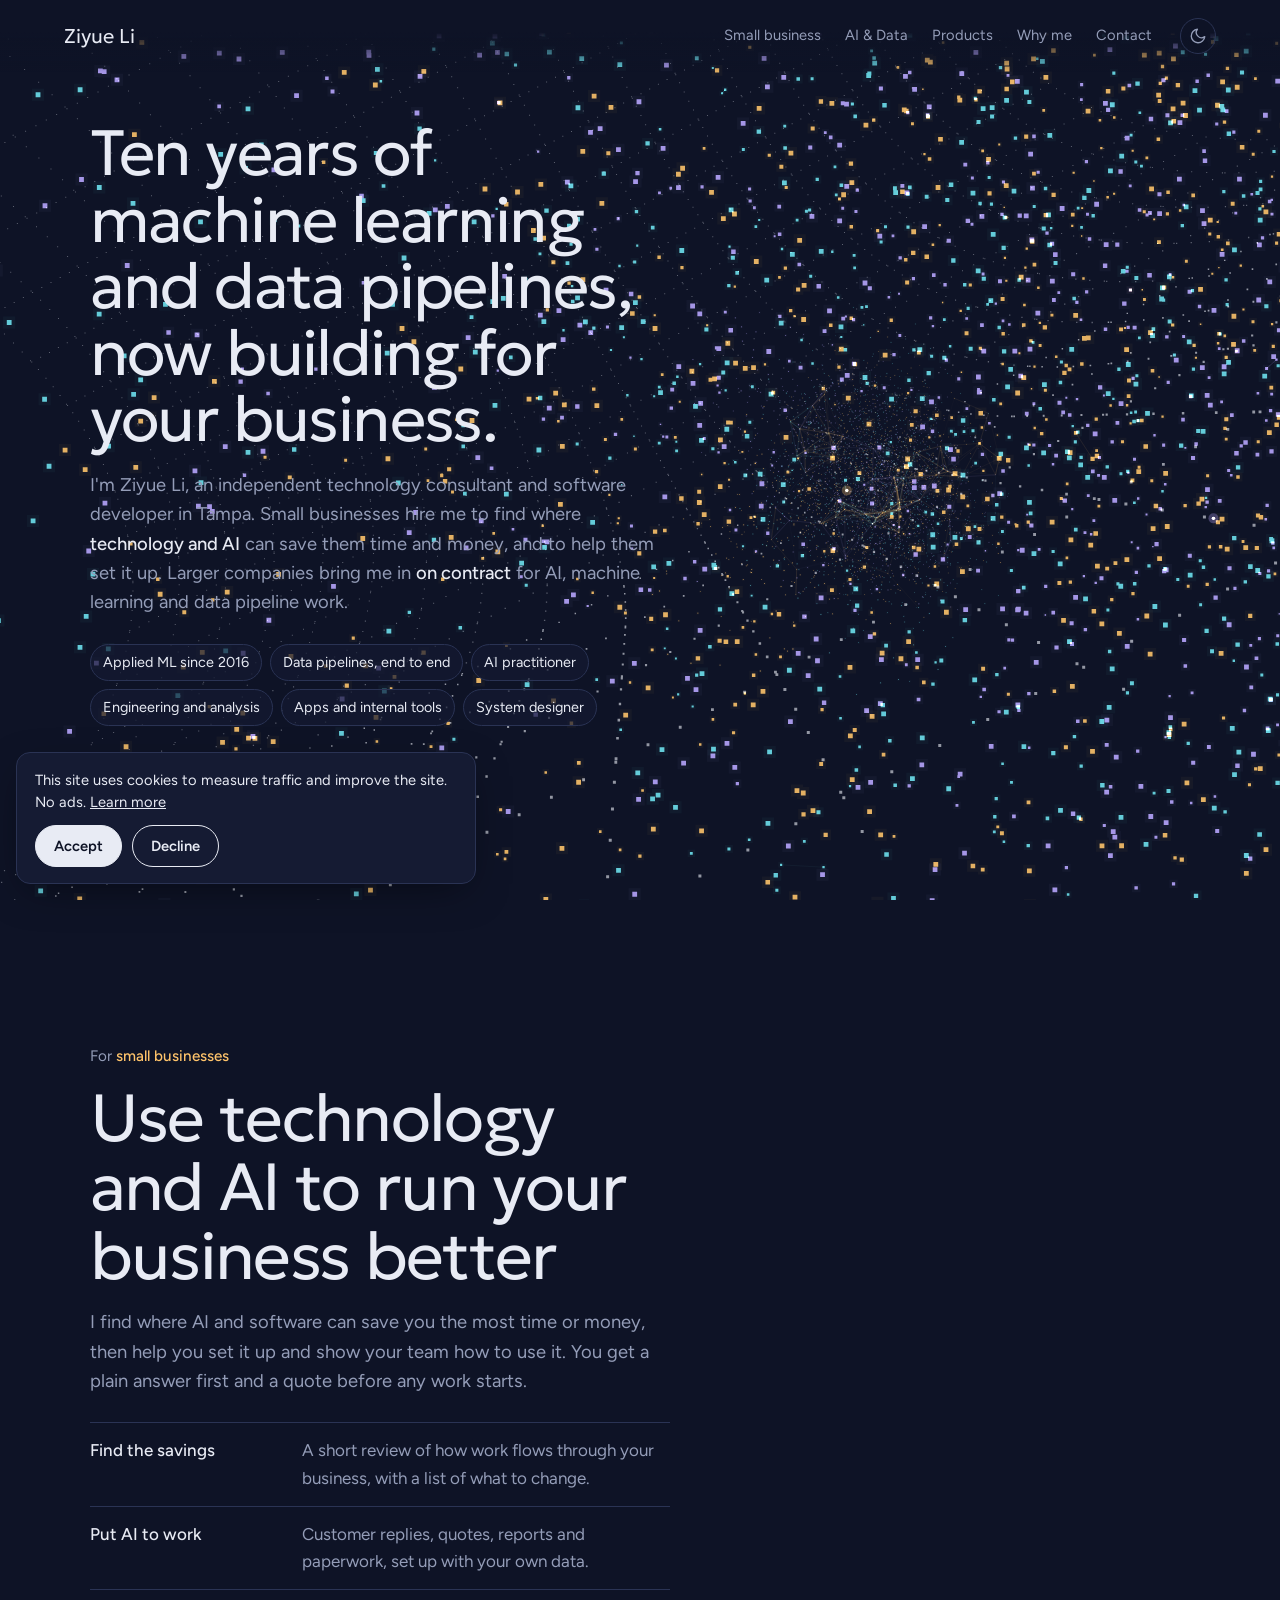
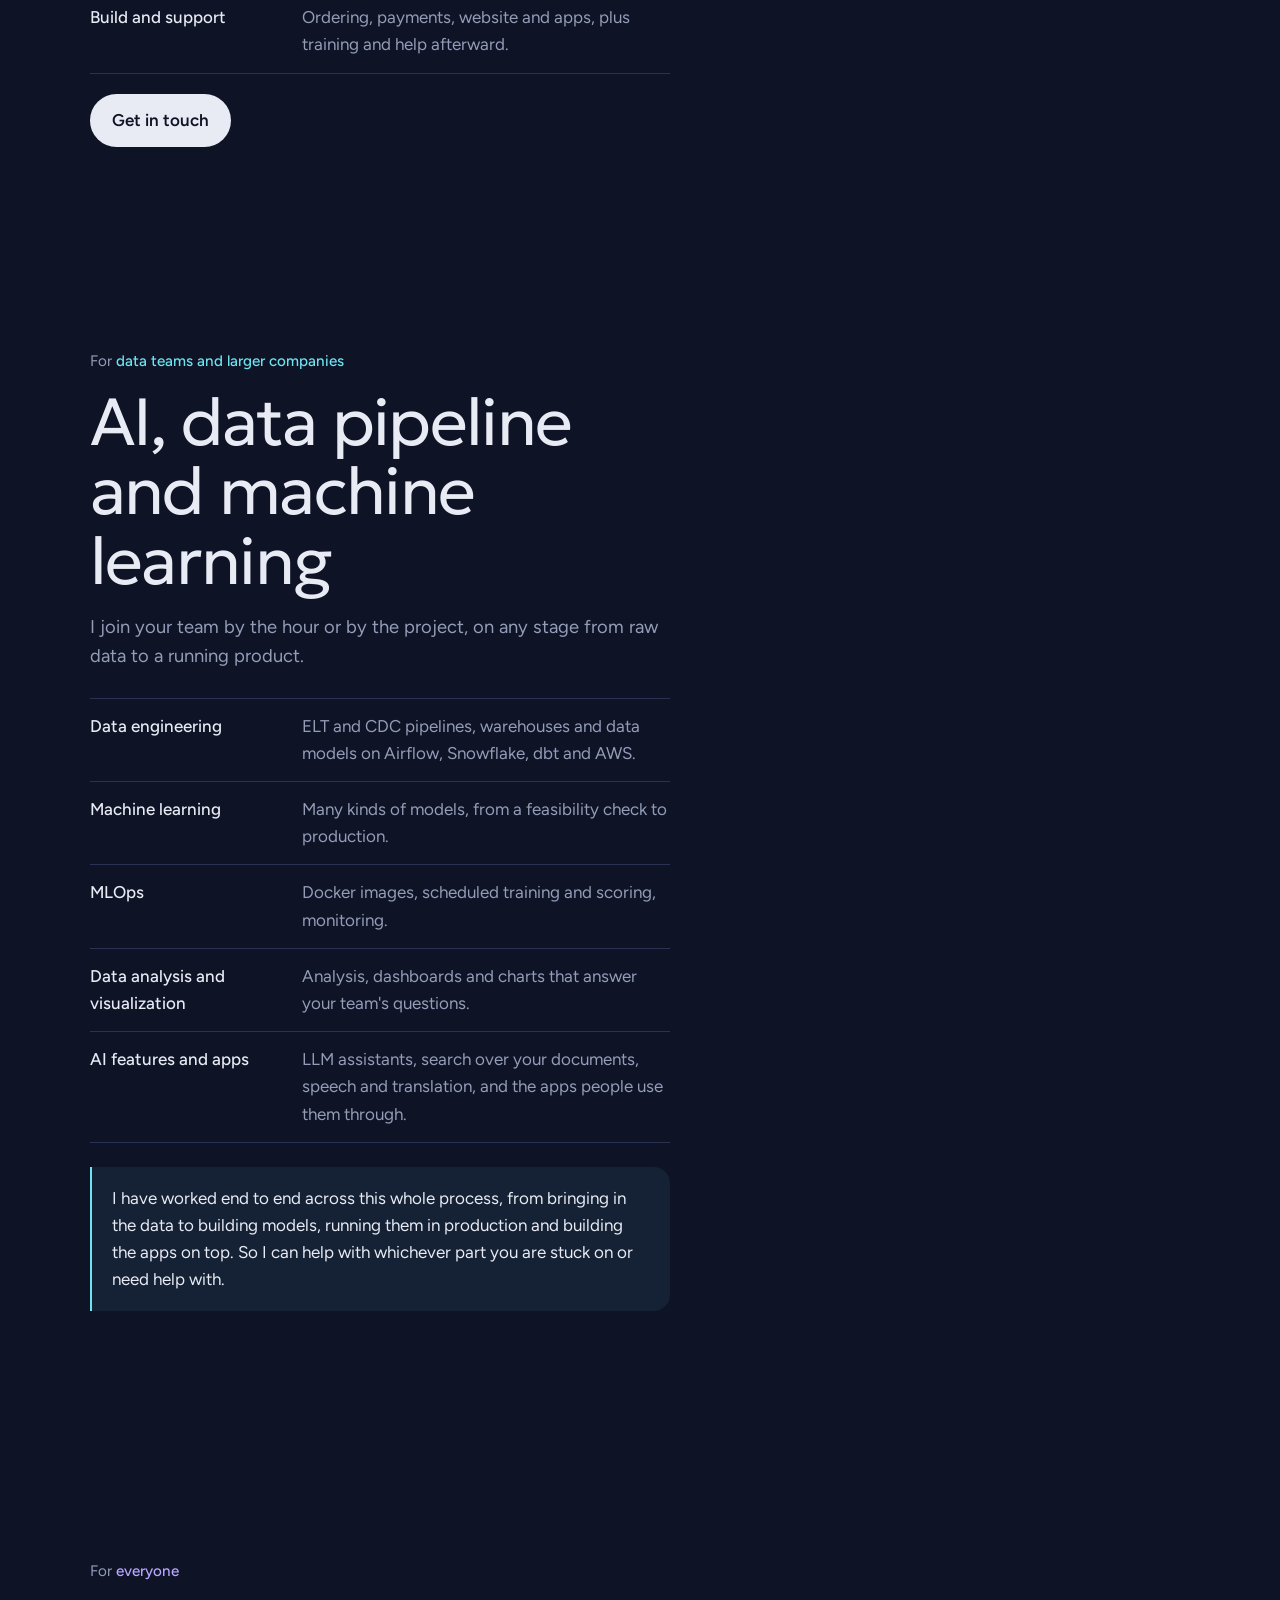
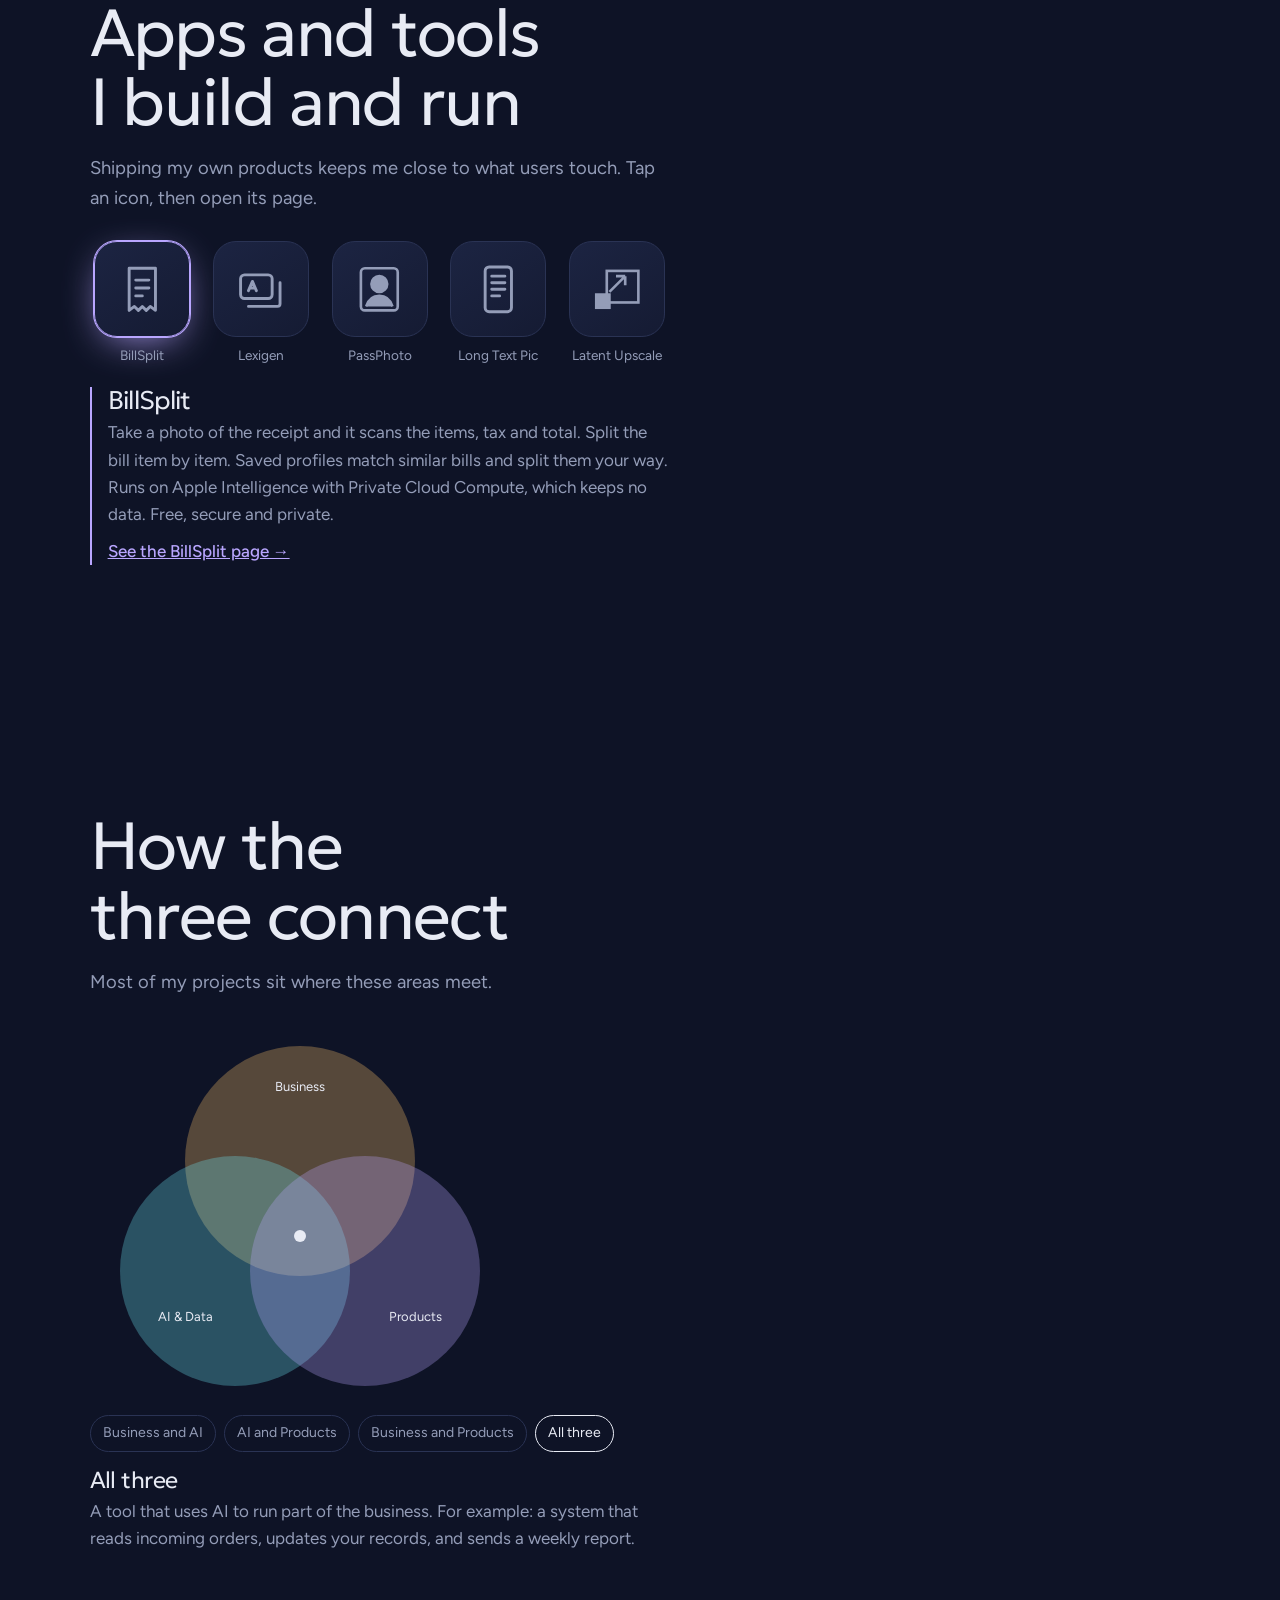
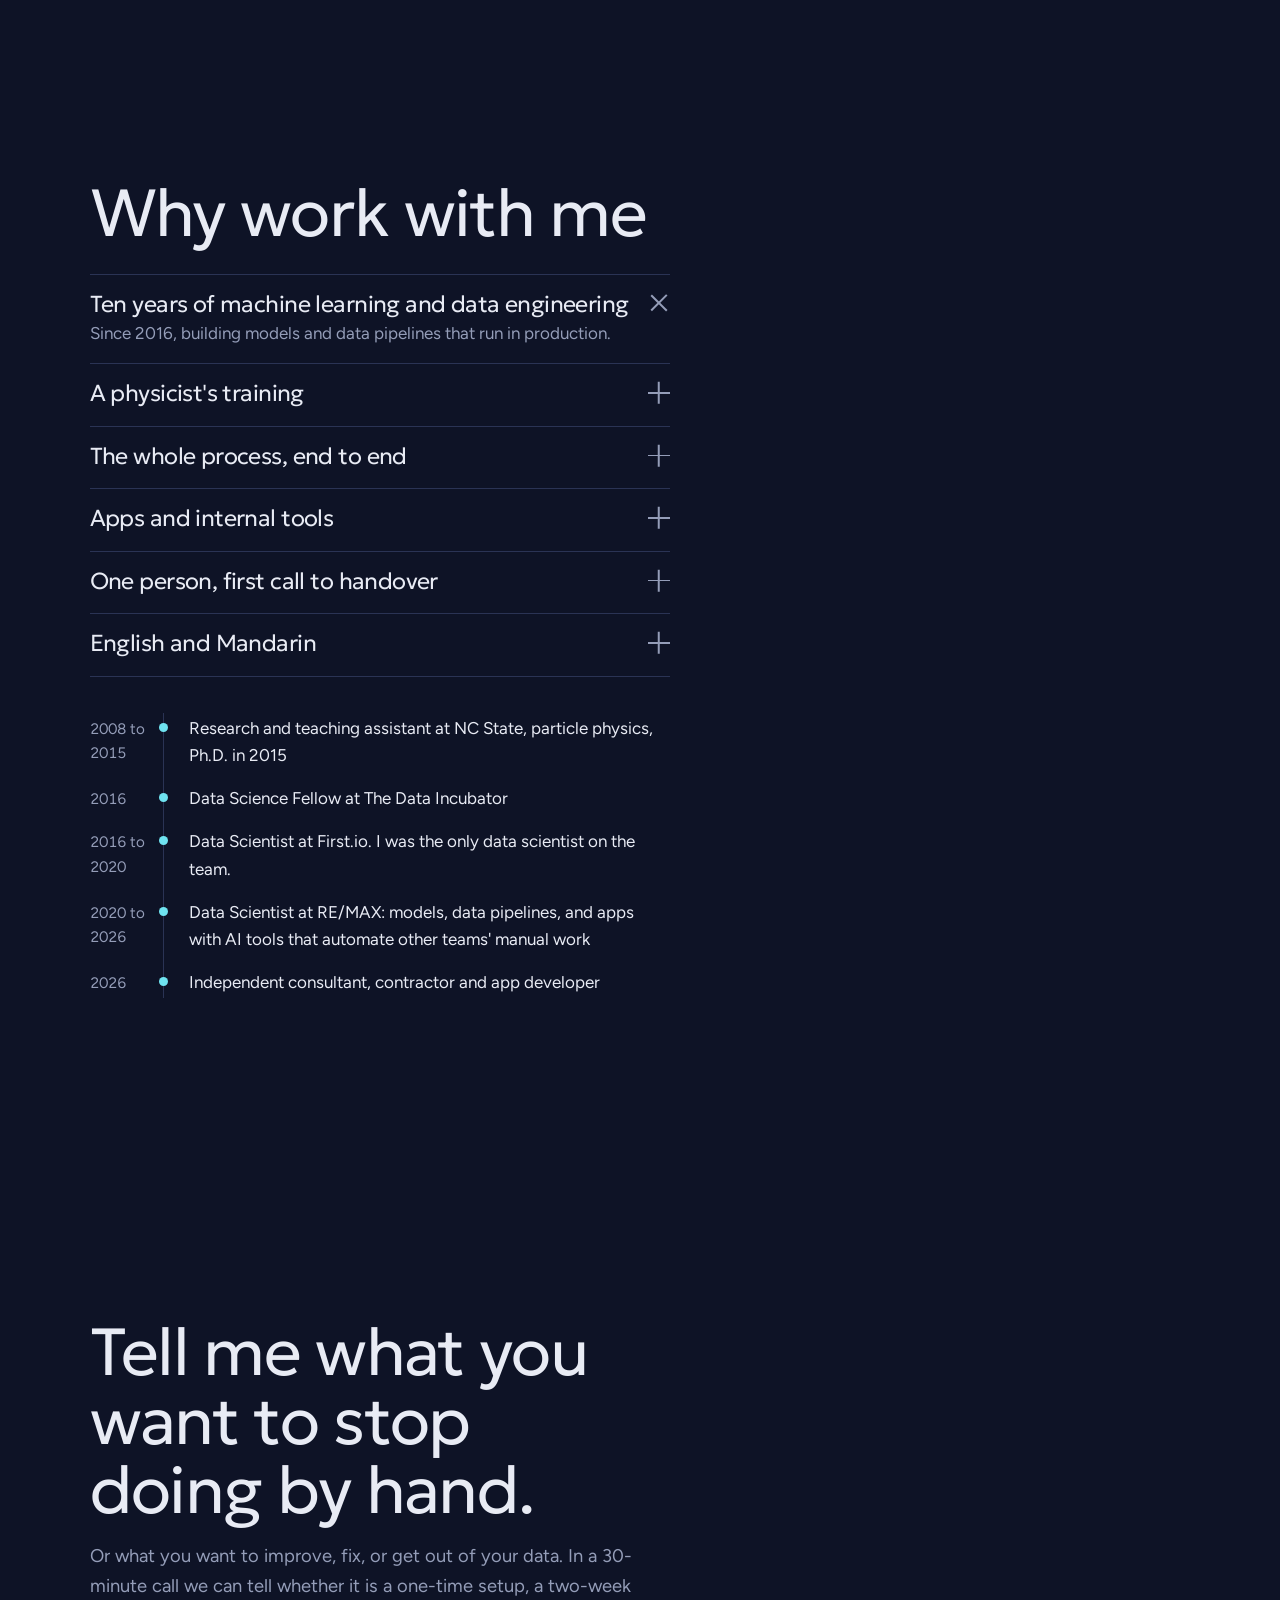
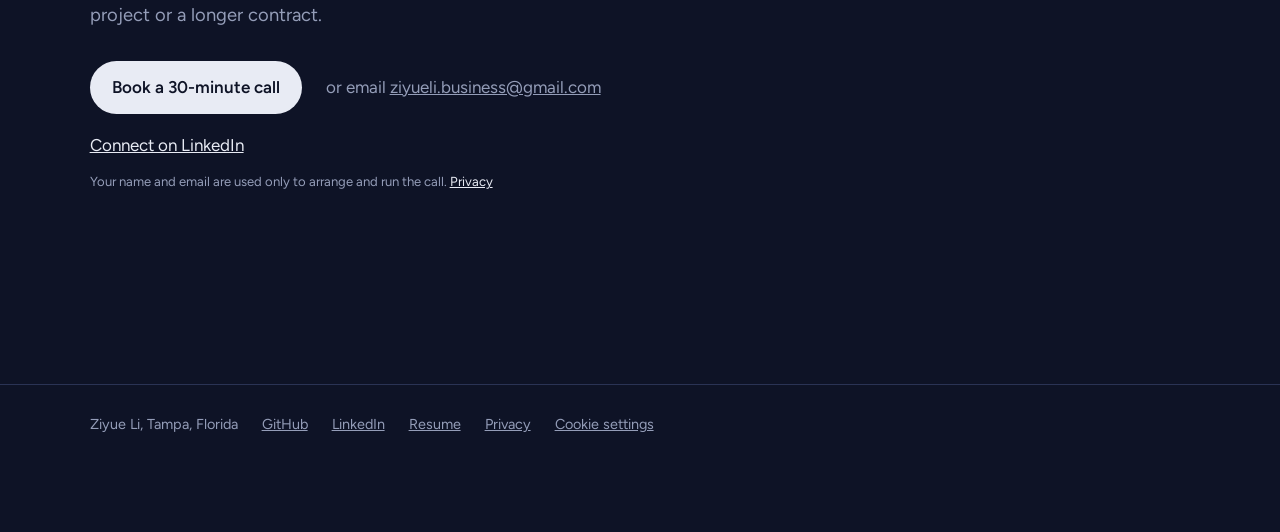
<file: index.html>
<!doctype html>
<html lang="en">
<head>
<meta charset="utf-8">
<meta name="viewport" content="width=device-width, initial-scale=1, viewport-fit=cover">
<title>Ziyue Li, AI and data consultant in Tampa</title>
<meta name="description" content="Independent consultant, contractor and app developer in Tampa. AI, data pipelines and machine learning, plus technology and AI help for small businesses.">
<link rel="canonical" href="https://feynlee.github.io/ziyueli-site/">
<meta property="og:type" content="website">
<meta property="og:site_name" content="Ziyue Li">
<meta property="og:title" content="Ziyue Li, AI and data consultant in Tampa">
<meta property="og:description" content="AI, data pipelines and machine learning, plus technology and AI help for small businesses.">
<meta property="og:url" content="https://feynlee.github.io/ziyueli-site/">
<meta property="og:image" content="https://feynlee.github.io/ziyueli-site/og-image.png">
<meta name="twitter:card" content="summary_large_image">
<meta name="theme-color" content="#0E1326">
<link rel="icon" href="favicon.svg" type="image/svg+xml">
<link rel="alternate" type="text/plain" href="llms.txt" title="llms.txt">
<link rel="preload" href="assets/fonts/geologica-latin-wght-normal.woff2" as="font" type="font/woff2" crossorigin>
<link rel="stylesheet" href="assets/fonts.css">
<meta name="google-site-verification" content="RvkpZ-pswX4H2odlteDyyqgXwGAsnGpV4q4g7ULwENw">
<script type="application/ld+json">{"@context":"https://schema.org","@graph":[{"@type":"Person","@id":"https://feynlee.github.io/ziyueli-site/#person","name":"Ziyue Li","jobTitle":"AI and data consultant, machine learning engineer and app developer","description":"Independent AI and data consultant in Tampa, Florida. Ten years of applied machine learning and data engineering, Ph.D. in physics. Builds machine learning models, data pipelines, AI agents, internal tools and iPhone apps.","alumniOf":[{"@type":"CollegeOrUniversity","name":"North Carolina State University"},{"@type":"CollegeOrUniversity","name":"University of Science and Technology Beijing"}],"knowsLanguage":["English","Mandarin Chinese"],"url":"https://feynlee.github.io/ziyueli-site/","address":{"@type":"PostalAddress","addressLocality":"Tampa","addressRegion":"FL","addressCountry":"US"},"knowsAbout":["Machine learning","Data engineering","Data pipelines","AI agents","Large language models","PyTorch","Snowflake","AWS","Airflow","dbt","Terraform","PySpark","Retool","Swift and SwiftUI","iOS app development"],"sameAs":["https://github.com/feynlee","https://linkedin.com/in/ziyueli"],"email":"ziyueli.business@gmail.com"},{"@type":"ProfessionalService","@id":"https://feynlee.github.io/ziyueli-site/#service","name":"Ziyue Li, AI and data consulting","url":"https://feynlee.github.io/ziyueli-site/","founder":{"@id":"https://feynlee.github.io/ziyueli-site/#person"},"areaServed":[{"@type":"City","name":"Tampa"},{"@type":"Place","name":"Worldwide (remote)"}],"address":{"@type":"PostalAddress","addressLocality":"Tampa","addressRegion":"FL","addressCountry":"US"},"availableLanguage":["English","Mandarin Chinese"],"sameAs":["https://github.com/feynlee","https://linkedin.com/in/ziyueli"],"description":"Independent AI and data consulting in Tampa, Florida and remotely anywhere in the world: machine learning, data pipelines, AI agents, internal tools, and technology and AI help for small businesses.","hasOfferCatalog":{"@type":"OfferCatalog","name":"Services","itemListElement":[{"@type":"Offer","itemOffered":{"@type":"Service","name":"AI, data pipelines and machine learning","description":"Predictive models, LLM and AI agent projects, ELT and change-data-capture pipelines, analysis and dashboards."}},{"@type":"Offer","itemOffered":{"@type":"Service","name":"Technology and AI for your business","description":"Payments, ordering, booking, a website, and AI that saves staff time."}},{"@type":"Offer","itemOffered":{"@type":"Service","name":"Apps and internal tools","description":"Customer iPhone apps and enterprise internal tools with automation, ML models and AI."}}]}}]}</script>
<script defer src="assets/consent.js"></script>
<style>
/* One live 3D network behind the page. It reshapes for each section: globe with three orbits, storefront, neural layers, phone, Borromean rings, double helix, galaxy.
   Two themes, Midnight and Daylight. Laptop, phone, neural net and business system are 3D models built from parts. */
:root{
  --bg:#0E1326; --bg2:#151B33; --bg3:#1C2442; --line:#2A3354; --text:#E8EBF4; --muted:#949DB8;
  --c1:#FFC46B; --c2:#6FE3F0; --c3:#B9A6FF; --on-c1:#2A1B00;
  --display:"Geologica", "Helvetica Neue", Arial, sans-serif; --body:"Figtree", "Helvetica Neue", Arial, sans-serif;
  --hw:300; --hls:-.025em; --rad:16px; --scrim:rgba(14,19,38,.80);
  color-scheme:dark;
}
:root[data-style="daylight"]{--bg:#F5F7FB;--bg2:#FFFFFF;--bg3:#E9EDF5;--line:#D4DAE6;--text:#0E1326;--muted:#56607A;--c1:#C27400;--c2:#0B8597;--c3:#6347D6;--on-c1:#FFFFFF;--scrim:rgba(245,247,251,.86);color-scheme:light}
:root[data-style="sea"]{--bg:#071A1E;--bg2:#0C2429;--bg3:#12313A;--line:#1F4048;--text:#E6EFEC;--muted:#8FAAA8;--c1:#FF9B7A;--c2:#7FE6CF;--c3:#9CC3FF;--on-c1:#2B0E05;
  --display:"Syne", "Helvetica Neue", Arial, sans-serif;--body:"Manrope", "Helvetica Neue", Arial, sans-serif;--hw:600;--hls:-.03em;--rad:6px;--scrim:rgba(7,26,30,.82);color-scheme:dark}
:root[data-style="porcelain"]{--bg:#F3F4F7;--bg2:#FFFFFF;--bg3:#E9ECF2;--line:#D5DAE4;--text:#141A2E;--muted:#5B6378;--c1:#C76E1C;--c2:#1C7491;--c3:#6247BF;--on-c1:#FFFFFF;
  --display:"Instrument Serif", Georgia, serif;--body:"Inter Tight", "Helvetica Neue", Arial, sans-serif;--hw:400;--hls:-.01em;--rad:20px;--scrim:rgba(243,244,247,.86);color-scheme:light}
:root[data-style="champagne"]{--bg:#17161A;--bg2:#201F24;--bg3:#2A2930;--line:#38363F;--text:#F1ECE3;--muted:#A9A296;--c1:#E2C27D;--c2:#A8C5D8;--c3:#D9A0A0;--on-c1:#241A05;
  --display:"Bodoni Moda", Georgia, serif;--body:"Jost", "Helvetica Neue", Arial, sans-serif;--hw:400;--hls:-.01em;--rad:2px;--scrim:rgba(23,22,26,.84);color-scheme:dark}
*,*::before,*::after{box-sizing:border-box}
html{scroll-behavior:smooth}
body{margin:0;background:var(--bg);color:var(--text);font-family:var(--body);font-size:1.0625rem;line-height:1.6;overflow-x:hidden;transition:background .6s,color .6s}
a{color:inherit}
:focus-visible{outline:2px solid var(--text);outline-offset:3px;border-radius:4px}
h1,h2,h3{font-family:var(--display);font-weight:var(--hw);margin:0;line-height:1.04;letter-spacing:var(--hls);text-wrap:balance}
p{margin:0}
button{font:inherit;color:inherit}
#net{position:fixed;inset:0;width:100vw;height:100vh;display:block;pointer-events:none;z-index:0}
.top{position:fixed;top:0;left:0;right:0;box-sizing:border-box;max-width:100%;z-index:20;padding-top:env(safe-area-inset-top,0px);background:linear-gradient(var(--bg) 45%, transparent)}
.top .in{display:flex;justify-content:space-between;align-items:center;gap:10px 28px;flex-wrap:nowrap;box-sizing:border-box;width:100%;max-width:1200px;margin-inline:auto;padding-block:18px;padding-left:max(24px, env(safe-area-inset-left,0px));padding-right:max(24px, env(safe-area-inset-right,0px))}
.brand{white-space:nowrap;flex:none;font-family:var(--display);font-weight:var(--hw);font-size:1.25rem;text-decoration:none}
.menu{display:flex;justify-content:flex-end;margin-left:auto;gap:4px clamp(12px,2vw,24px);flex-wrap:nowrap;white-space:nowrap;min-width:0;font-size:.92rem;color:var(--muted)}
.menu a{text-decoration:none;padding-block:4px;border-bottom:1px solid transparent;transition:color .2s,border-color .2s}
.menu a:hover,.menu a.here{color:var(--text)}
.menu a.here{border-color:var(--cur,var(--text))}
.themebtn{flex:none;width:36px;height:36px;display:grid;place-items:center;padding:0;border:1px solid var(--line);border-radius:50%;background:transparent;color:var(--muted);cursor:pointer;transition:color .2s,border-color .2s}
.themebtn:hover{color:var(--text);border-color:var(--muted)}
.themebtn svg{width:18px;height:18px}
.themebtn .sun{display:none}
:root[data-style="daylight"] .themebtn .sun{display:block}
:root[data-style="daylight"] .themebtn .moon{display:none}
@media (max-width:860px){.themebtn{margin-left:auto}}
@media (max-width:860px){.menu{display:none}}

main{position:relative;z-index:1}
.sec{min-height:100vh;display:flex;align-items:center;padding-block:120px 80px;padding-left:max(20px, env(safe-area-inset-left,0px));padding-right:max(20px, env(safe-area-inset-right,0px))}
@media (min-width:900px){.sec{padding-left:max(7vw, env(safe-area-inset-left,0px))}}
.col{width:100%;max-width:580px}
main{overflow-x:clip}
@media (max-width:899px){.sec{padding-top:44vh;align-items:flex-start}.col{background:var(--scrim);backdrop-filter:blur(8px);-webkit-backdrop-filter:blur(8px);border-radius:var(--rad);padding:24px 20px;margin-inline:auto}}
.sec h2{font-size:clamp(2.6rem,5.2vw,4.4rem)}
.lede{margin-top:18px;color:var(--muted);font-size:1.15rem;max-width:31em}
.lede strong{color:var(--text);font-weight:500}
.for{display:inline-block;margin-bottom:14px;font-size:.95rem;color:var(--muted)}
.for b{font-weight:500;color:var(--sec,var(--text))}

/* hero */
.hero h1{font-size:clamp(2.5rem,5vw,4.6rem);max-width:11em}
.hero .lede{max-width:33em}
.proof{list-style:none;margin:26px 0 0;padding:0;display:flex;flex-wrap:wrap;gap:8px}
.proof li{font-size:.9rem;padding:6px 12px;border:1px solid var(--line);border-radius:999px;color:var(--text);background:color-mix(in srgb,var(--bg2) 70%,transparent)}
.morphs{margin-top:26px;display:flex;flex-wrap:wrap;gap:6px;align-items:center}
.morphs span{font-size:.88rem;color:var(--muted);margin-right:4px}
.morphs button{background:transparent;border:1px solid var(--line);border-radius:999px;padding:6px 12px;font-size:.88rem;color:var(--muted);cursor:pointer;transition:all .25s}
.morphs button:hover{color:var(--text);border-color:var(--muted)}
.morphs button[aria-pressed="true"]{color:var(--bg);background:var(--text);border-color:var(--text)}
.cta{display:flex;flex-wrap:wrap;gap:14px 24px;align-items:center;margin-top:30px}
.btn{display:inline-block;text-decoration:none;background:var(--text);color:var(--bg);font-weight:600;padding:13px 22px;border-radius:999px;border:0;cursor:pointer;transition:transform .2s}
:root[data-style="champagne"] .btn,:root[data-style="sea"] .btn{border-radius:var(--rad)}
.btn:hover{transform:translateY(-2px)}
.ghost{color:var(--text);text-underline-offset:5px}

/* demo frame */
.demo{margin-top:30px;background:var(--bg2);border:1px solid var(--line);border-radius:var(--rad);overflow:hidden}
.tabs{display:flex;border-bottom:1px solid var(--line);overflow-x:auto}
.tabs button{flex:1;min-width:max-content;background:none;border:0;padding:14px 16px;cursor:pointer;color:var(--muted);font-size:.95rem;border-bottom:2px solid transparent;transition:color .2s,border-color .2s}
.tabs button[aria-selected="true"]{color:var(--text);border-bottom-color:var(--c1)}
.pane{padding:20px;min-height:300px}
.pane[hidden]{display:none}
.tag{font-size:.82rem;color:var(--muted)}

/* setup planner */
.plan{display:grid;gap:8px}
.plan label{display:grid;grid-template-columns:auto 1fr;gap:2px 12px;align-items:start;padding:10px 12px;border:1px solid var(--line);border-radius:calc(var(--rad)*.6);cursor:pointer;transition:border-color .2s,background .2s}
.plan input{margin-top:5px;accent-color:var(--c1);width:16px;height:16px}
.plan b{font-weight:500}
.plan small{grid-column:2;color:var(--muted);font-size:.9rem}
.plan label:has(input:checked){border-color:var(--c1);background:color-mix(in srgb,var(--c1) 9%,transparent)}
.sum{margin-top:16px;display:flex;justify-content:space-between;align-items:center;gap:12px;flex-wrap:wrap}
.sum p{color:var(--muted);font-size:.95rem;max-width:22em}
.sum p b{color:var(--text);font-weight:500}
.quote{background:var(--c1);color:var(--on-c1);text-decoration:none;border-radius:999px;padding:10px 18px;font-weight:600}

/* ordering */
.menuitem{display:grid;grid-template-columns:1fr auto auto;gap:12px;align-items:center;padding-block:10px;border-bottom:1px solid var(--line)}
.menuitem .price{color:var(--muted);font-variant-numeric:tabular-nums}
.qty{display:flex;align-items:center;gap:8px}
.qty button{width:30px;height:30px;border-radius:50%;border:1px solid var(--line);background:var(--bg3);cursor:pointer;line-height:1}
.qty button:hover{border-color:var(--c1)}
.qty output{min-width:1.2em;text-align:center;font-variant-numeric:tabular-nums}
.order-foot{display:flex;justify-content:space-between;align-items:center;gap:12px;margin-top:16px;flex-wrap:wrap}
.total{font-family:var(--display);font-size:1.7rem;font-variant-numeric:tabular-nums}
.place{background:var(--c1);color:var(--on-c1);border:0;border-radius:999px;padding:10px 18px;font-weight:600;cursor:pointer}
.place:disabled{opacity:.4;cursor:default}
.placed{margin-top:12px;color:var(--c1);min-height:1.6em}
.bump{animation:bump .35s}
@keyframes bump{40%{transform:scale(1.15)}}

/* assistant */
.lang{display:flex;gap:6px;margin-bottom:12px}
.lang button{background:none;border:1px solid var(--line);border-radius:999px;padding:4px 12px;cursor:pointer;color:var(--muted);font-size:.88rem}
.lang button[aria-pressed="true"]{color:var(--on-c1);background:var(--c1);border-color:var(--c1)}
.chat{display:flex;flex-direction:column;gap:8px;min-height:130px}
.bubble{max-width:82%;padding:9px 14px;border-radius:16px;animation:pop .3s ease-out both}
.bubble.me{align-self:flex-end;background:var(--bg3);border-bottom-right-radius:4px}
.bubble.bot{align-self:flex-start;background:color-mix(in srgb,var(--c1) 14%,transparent);border:1px solid color-mix(in srgb,var(--c1) 40%,transparent);border-bottom-left-radius:4px}
@keyframes pop{from{transform:translateY(6px) scale(.97);opacity:.4}}
.asks{display:flex;flex-wrap:wrap;gap:8px;margin-top:14px}
.asks button{background:none;border:1px dashed var(--line);border-radius:12px;padding:7px 12px;cursor:pointer;font-size:.92rem}
.asks button:hover{border-color:var(--c1)}

/* AI & Data */
.caps{margin-top:26px;display:grid}
.caps div{display:grid;gap:2px 20px;padding-block:14px;border-top:1px solid var(--line)}
.caps div:last-child{border-bottom:1px solid var(--line)}
@media (min-width:640px){.caps div{grid-template-columns:12rem 1fr}}
.caps b{font-weight:500}
.caps span{color:var(--muted)}
.record{margin-top:24px;padding:18px 20px;border-left:2px solid var(--c2);background:color-mix(in srgb,var(--c2) 7%,transparent);border-radius:0 var(--rad) var(--rad) 0}
.record p{color:var(--text)}
.churn{padding:20px}
.churn svg{width:100%;height:auto;display:block}
.churn svg text{font-family:var(--body);font-size:11px;fill:var(--muted)}
.churn svg .ax{stroke:var(--line)}
.churn svg .th{stroke:var(--c2);stroke-dasharray:4 4}
.churn circle{transition:r .3s, opacity .3s;fill:var(--muted);opacity:.45}
.churn circle.on{fill:var(--c2);opacity:1}
.range{display:grid;gap:6px;margin-top:12px}
.range input{width:100%;accent-color:var(--c2)}
.range-row{display:flex;justify-content:space-between;gap:12px;flex-wrap:wrap}
.callout{font-family:var(--display);font-size:1.4rem;font-variant-numeric:tabular-nums}
.callout b{font-weight:500;color:var(--c2)}
.terms{margin-top:18px;color:var(--muted);font-size:.98rem}

/* apps */
.apps{margin-top:28px;display:grid;grid-template-columns:repeat(5,minmax(0,1fr));gap:14px}
.app{background:none;border:0;padding:0;cursor:pointer;display:flex;flex-direction:column;align-items:center;gap:8px}
.icon{width:100%;max-width:96px;aspect-ratio:1;border-radius:24%;display:grid;place-items:center;transition:transform .12s ease-out, box-shadow .25s, border-color .25s;background:linear-gradient(145deg,var(--bg3),var(--bg2));border:1px solid var(--line);color:var(--c3)}
.app[aria-pressed="true"] .icon{border-color:var(--c3);box-shadow:0 0 0 1px var(--c3),0 10px 40px -12px var(--c3)}
.icon svg{width:56%;height:auto}
.app span{font-size:.85rem;color:var(--muted);text-align:center}
.appinfo{margin-top:20px;border-left:2px solid var(--c3);padding-left:16px}
.appinfo h3{font-size:1.6rem}
.appinfo p{color:var(--muted);margin-top:6px}
.more-apps{margin-top:16px;font-size:.95rem;color:var(--muted)}

/* venn */
.venn svg{width:100%;max-width:420px;height:auto;display:block;margin-top:24px;touch-action:manipulation;cursor:crosshair}
.venn .v{opacity:.3;transition:opacity .3s}
.venn .v1{fill:var(--c1)}.venn .v2{fill:var(--c2)}.venn .v3{fill:var(--c3)}
.venn text{font-family:var(--body);font-size:13px;fill:var(--text)}
.venn #mark{fill:var(--text)}
.pick{display:flex;flex-wrap:wrap;gap:8px;margin-top:14px}
.pick button{background:none;border:1px solid var(--line);border-radius:999px;padding:6px 12px;cursor:pointer;color:var(--muted);font-size:.88rem}
.pick button[aria-pressed="true"]{color:var(--text);border-color:var(--text)}
.overlap{margin-top:16px;min-height:6.5em}
.overlap h3{font-size:1.45rem}
.overlap p{color:var(--muted);margin-top:6px}

/* why */
.why{margin-top:26px;display:grid}
.why button{all:unset;box-sizing:border-box;cursor:pointer;display:grid;grid-template-columns:1fr auto;gap:4px 16px;padding-block:16px;border-top:1px solid var(--line);width:100%}
.why button:last-child{border-bottom:1px solid var(--line)}
.why button:focus-visible{outline:2px solid var(--text);outline-offset:4px}
.why .h{font-family:var(--display);font-weight:var(--hw);letter-spacing:var(--hls);font-size:1.45rem;line-height:1.1}
.why .plus{width:22px;height:22px;position:relative;align-self:center;transition:transform .35s}
.why .plus::before,.why .plus::after{content:"";position:absolute;left:0;right:0;top:10px;height:1.5px;background:var(--muted)}
.why .plus::after{transform:rotate(90deg)}
.why button[aria-expanded="true"] .plus{transform:rotate(45deg)}
.why .body{grid-column:1/-1;display:grid;grid-template-rows:0fr;transition:grid-template-rows .45s cubic-bezier(.2,.7,.1,1)}
.why button[aria-expanded="true"] .body{grid-template-rows:1fr}
.why .body > span{overflow:hidden;color:var(--muted)}
.timeline{list-style:none;margin:30px 0 0;padding:0;position:relative}
.timeline::before{content:"";position:absolute;left:4.6rem;top:6px;bottom:6px;width:1px;background:var(--line)}
.timeline li{display:grid;grid-template-columns:4.6rem 1fr;gap:20px;padding-block:8px;position:relative}
.timeline li::after{content:"";position:absolute;left:calc(4.6rem - 4px);top:16px;width:9px;height:9px;border-radius:50%;background:var(--c2)}
.timeline time{font-variant-numeric:tabular-nums;color:var(--muted);font-size:.95rem;padding-top:2px}
.timeline span{padding-left:6px}

.contact h2{max-width:12em}
.mail{user-select:all}
.fine{margin-top:12px;font-size:.82rem;color:var(--muted)}
.fine a{color:var(--text)}
.foot{position:relative;z-index:1;border-top:1px solid var(--line);padding-block:28px 96px;color:var(--muted);font-size:.9rem;display:flex;flex-wrap:wrap;gap:8px 24px;padding-left:max(20px, env(safe-area-inset-left,0px));padding-right:max(20px, env(safe-area-inset-right,0px));background:var(--bg)}
@media (min-width:900px){.foot{padding-left:7vw}}

/* style switcher */
[data-style="champagne"] h1,[data-style="champagne"] h2,[data-style="champagne"] h3,[data-style="champagne"] .brand,[data-style="champagne"] .why .h{font-variation-settings:"opsz" 96;letter-spacing:-.01em}
body.grabbing{cursor:grabbing;user-select:none}
@media (prefers-reduced-motion:reduce){html{scroll-behavior:auto}*{animation:none!important;transition:none!important}}

/* app hover */
.app:hover,.app:focus-visible{animation:bob 1.5s ease-in-out infinite}
.app:hover .icon,.app:focus-visible .icon{border-color:var(--c3);box-shadow:0 16px 30px -14px var(--c3),0 0 0 1px var(--c3)}
.app:hover span:last-child{color:var(--text)}
@keyframes bob{50%{transform:translateY(-2px)}}
/* app pages */
.appinfo a.open{display:inline-block;margin-top:10px;color:var(--c3);font-weight:500}
html.view-open{overflow:hidden}
.appview{position:fixed;inset:0;z-index:60;overflow-y:auto;background:var(--bg);color:var(--text);padding-top:env(safe-area-inset-top,0px)}
.appview[hidden]{display:none}
.av{max-width:1040px;margin:0 auto;padding-block:28px 72px;padding-left:max(20px, env(safe-area-inset-left,0px));padding-right:max(20px, env(safe-area-inset-right,0px))}
.av .back{display:inline-block;color:var(--muted);text-decoration:none;font-size:.95rem;padding-block:6px}
.av .back:hover{color:var(--text)}
.av-hero{display:grid;gap:36px;margin-top:28px;grid-template-columns:minmax(0,1fr)}
@media (min-width:860px){.av-hero{grid-template-columns:minmax(0,5fr) minmax(0,6fr);align-items:start}}
.av-eyebrow{font-size:.8rem;letter-spacing:.14em;text-transform:uppercase;color:var(--c3)}
.av h1{font-size:clamp(2.3rem,6vw,3.8rem);margin-top:10px}
.av h1 span{color:var(--muted)}
.av-desc{color:var(--muted);margin-top:18px;max-width:34rem}
.av-status{display:inline-block;margin-top:20px;padding:5px 14px;border:1px solid var(--c3);border-radius:99px;font-size:.88rem;color:var(--text)}
.av-links{margin-top:20px;display:flex;flex-wrap:wrap;gap:8px 20px;font-size:.95rem;color:var(--muted)}
.av-links a{color:var(--text)}
.av-btn{display:inline-block;margin-top:22px;padding:12px 22px;background:var(--text);color:var(--bg);border-radius:99px;text-decoration:none;font-weight:500}
.av-shots{display:flex;gap:16px;align-items:flex-start;flex-wrap:wrap}
.av-shots img{display:block;max-width:100%;height:auto;border-radius:22px;border:1px solid var(--line);background:var(--bg2)}
.av-shots .phone{width:min(100%,260px)}
.av-shots .second{width:min(100%,200px)}
.av-shots .wide{width:100%}
.av-steps{display:grid;gap:14px;margin-top:48px;grid-template-columns:minmax(0,1fr)}
@media (min-width:760px){.av-steps{grid-template-columns:repeat(3,minmax(0,1fr))}}
.av-steps div{background:var(--bg2);border:1px solid var(--line);border-radius:var(--rad);padding:18px 20px}
.av-steps b{font-family:var(--display);font-weight:var(--hw);font-size:1.15rem;display:block}
.av-steps p{color:var(--muted);margin-top:6px;font-size:.95rem}
</style>
</head>
<body>

<canvas id="net" aria-hidden="true"></canvas>

<div class="appview" id="appview" hidden role="region" aria-label="App page"></div>
<header class="top"><div class="in">
  <a class="brand" href="#hero">Ziyue Li</a>
  <nav class="menu" aria-label="Sections">
    <a href="#biz" data-for="biz">Small business</a><a href="#ai" data-for="ai">AI &amp; Data</a><a href="#apps" data-for="apps">Products</a><a href="#why" data-for="why">Why me</a><a href="#contact" data-for="contact">Contact</a>
  </nav>
  <button class="themebtn" id="themebtn" type="button" aria-label="Switch to Daylight theme" title="Switch theme"><svg class="moon" viewBox="0 0 24 24" fill="none" stroke="currentColor" stroke-width="1.8" stroke-linecap="round" stroke-linejoin="round" aria-hidden="true"><path d="M21 12.8A9 9 0 1 1 11.2 3a7 7 0 0 0 9.8 9.8z"/></svg><svg class="sun" viewBox="0 0 24 24" fill="none" stroke="currentColor" stroke-width="1.8" stroke-linecap="round" aria-hidden="true"><circle cx="12" cy="12" r="4"/><path d="M12 2v2M12 20v2M4.9 4.9l1.4 1.4M17.7 17.7l1.4 1.4M2 12h2M20 12h2M4.9 19.1l1.4-1.4M17.7 6.3l1.4-1.4"/></svg></button>
</div></header>

<main>
  <section class="sec hero" id="hero" data-mode="globe">
    <div class="col">
      <h1>Ten years of machine learning and data pipelines, now building for your business.</h1>
      <p class="lede">I'm Ziyue Li, an independent technology consultant and software developer in Tampa. Small businesses hire me to find where <strong>technology and AI</strong> can save them time and money, and to help them set it up. Larger companies bring me in <strong>on contract</strong> for AI, machine learning and data pipeline work.</p>
      <ul class="proof">
        <li>Applied ML since 2016</li><li>Data pipelines, end to end</li><li>AI practitioner</li><li>Engineering and analysis</li><li>Apps and internal tools</li><li>System designer</li>
      </ul>
      <div class="cta"><a class="btn" href="https://calendar.app.google/rnUERQypoLeDZwRb8" target="_blank" rel="noopener">Book a 30-minute call</a><a class="ghost" href="#biz">See what I do</a></div>
      <p class="fine">Booking uses Google Calendar. <a href="privacy/">Privacy</a></p>
    </div>
  </section>

  <section class="sec" id="biz" data-mode="store" style="--sec:var(--c1)">
    <div class="col">
      <span class="for">For <b>small businesses</b></span>
      <h2>Use technology and AI to run your business better</h2>
      <p class="lede">I find where AI and software can save you the most time or money, then help you set it up and show your team how to use it. You get a plain answer first and a quote before any work starts.</p>
      <div class="caps">
        <div><b>Find the savings</b><span>A short review of how work flows through your business, with a list of what to change.</span></div>
        <div><b>Put AI to work</b><span>Customer replies, quotes, reports and paperwork, set up with your own data.</span></div>
        <div><b>Build and support</b><span>Ordering, payments, website and apps, plus training and help afterward.</span></div>
      </div>
      <div class="cta" style="margin-top:20px"><a class="btn" href="#contact">Get in touch</a></div>
    </div>
  </section>

  <section class="sec" id="ai" data-mode="neural" style="--sec:var(--c2)">
    <div class="col">
      <span class="for">For <b>data teams and larger companies</b></span>
      <h2>AI, data pipeline and machine learning</h2>
      <p class="lede">I join your team by the hour or by the project, on any stage from raw data to a running product.</p>
      <div class="caps">
        <div><b>Data engineering</b><span>ELT and CDC pipelines, warehouses and data models on Airflow, Snowflake, dbt and AWS.</span></div>
        <div><b>Machine learning</b><span>Many kinds of models, from a feasibility check to production.</span></div>
        <div><b>MLOps</b><span>Docker images, scheduled training and scoring, monitoring.</span></div>
        <div><b>Data analysis and visualization</b><span>Analysis, dashboards and charts that answer your team's questions.</span></div>
        <div><b>AI features and apps</b><span>LLM assistants, search over your documents, speech and translation, and the apps people use them through.</span></div>
      </div>
      <div class="record"><p>I have worked end to end across this whole process, from bringing in the data to building models, running them in production and building the apps on top. So I can help with whichever part you are stuck on or need help with.</p></div>
    </div>
  </section>

  <section class="sec" id="apps" data-mode="phone" style="--sec:var(--c3)">
    <div class="col">
      <span class="for">For <b>everyone</b></span>
      <h2>Apps and tools I build and run</h2>
      <p class="lede">Shipping my own products keeps me close to what users touch. Tap an icon, then open its page.</p>
      <div class="apps" id="applist"></div>
      <div class="appinfo" id="appinfo" aria-live="polite"></div>
    </div>
  </section>

  <section class="sec" id="links" data-mode="venn">
    <div class="col">
      <h2>How the three connect</h2>
      <p class="lede">Most of my projects sit where these areas meet.</p>
      <div class="venn">
        <svg id="venn" viewBox="0 0 420 380" role="img" aria-label="Three overlapping circles: Business, AI and Data, Products.">
          <circle class="v v1" cx="210" cy="140" r="115"/><circle class="v v2" cx="145" cy="250" r="115"/><circle class="v v3" cx="275" cy="250" r="115"/>
          <text x="210" y="70" text-anchor="middle">Business</text><text x="95" y="300" text-anchor="middle">AI &amp; Data</text><text x="325" y="300" text-anchor="middle">Products</text>
          <circle id="mark" r="6" cx="-20" cy="-20"/>
        </svg>
      </div>
      <div class="pick" id="pick" role="group" aria-label="Overlaps">
        <button data-k="ba">Business and AI</button><button data-k="ap">AI and Products</button><button data-k="bp">Business and Products</button><button data-k="all">All three</button>
      </div>
      <div class="overlap" id="overlap" aria-live="polite"></div>
    </div>
  </section>

  <section class="sec" id="why" data-mode="detector" style="--sec:var(--c2)">
    <div class="col">
      <h2>Why work with me</h2>
      <div class="why" id="whylist">
        <button aria-expanded="true"><span class="h">Ten years of machine learning and data engineering</span><i class="plus"></i><span class="body"><span>Since 2016, building models and data pipelines that run in production.</span></span></button>
        <button aria-expanded="false"><span class="h">A physicist's training</span><i class="plus"></i><span class="body"><span>Physics taught me to break a messy problem into parts, test each assumption against the data, and explain the result plainly. I bring the same habits to your data and your business questions.</span></span></button>
        <button aria-expanded="false"><span class="h">The whole process, end to end</span><i class="plus"></i><span class="body"><span>I understand every part of the process, from raw data to the running system, so I see how the pieces fit together and can help with any part to make the whole thing work.</span></span></button>
        <button aria-expanded="false"><span class="h">Apps and internal tools</span><i class="plus"></i><span class="body"><span>I have built enterprise internal tools and apps that use automation, machine learning models and AI to simplify other teams' work, as well as apps for customers. I handle the whole app, from design and code to release, so I can build what your customers or staff use, not only the data behind it.</span></span></button>
        <button aria-expanded="false"><span class="h">One person, first call to handover</span><i class="plus"></i><span class="body"><span>The person you talk to on the first call writes the code and walks you through it at the end.</span></span></button>
        <button aria-expanded="false"><span class="h">English and Mandarin</span><i class="plus"></i><span class="body"><span>I work with clients and their customers in either language.</span></span></button>
      </div>
      <ol class="timeline">
        <li><time>2008 to 2015</time><span>Research and teaching assistant at NC State, particle physics, Ph.D. in 2015</span></li>
        <li><time>2016</time><span>Data Science Fellow at The Data Incubator</span></li>
        <li><time>2016 to 2020</time><span>Data Scientist at First.io. I was the only data scientist on the team.</span></li>
        <li><time>2020 to 2026</time><span>Data Scientist at RE/MAX: models, data pipelines, and apps with AI tools that automate other teams' manual work</span></li>
        <li><time>2026</time><span>Independent consultant, contractor and app developer</span></li>
      </ol>
    </div>
  </section>

  <section class="sec contact" id="contact" data-mode="hello">
    <div class="col">
      <h2>Tell me what you want to stop doing by hand.</h2>
      <p class="lede">Or what you want to improve, fix, or get out of your data. In a 30-minute call we can tell whether it is a one-time setup, a two-week project or a longer contract.</p>
      <div class="cta"><a class="btn" href="https://calendar.app.google/rnUERQypoLeDZwRb8" target="_blank" rel="noopener">Book a 30-minute call</a><span style="color:var(--muted)">or email <a class="mail" href="mailto:ziyueli.business@gmail.com">ziyueli.business@gmail.com</a></span></div>
      <p style="margin-top:18px"><a href="https://linkedin.com/in/ziyueli" rel="me" style="color:var(--text)">Connect on LinkedIn</a></p>
      <p class="fine">Your name and email are used only to arrange and run the call. <a href="privacy/">Privacy</a></p>
    </div>
  </section>
</main>
<footer class="foot"><span>Ziyue Li, Tampa, Florida</span><a href="https://github.com/feynlee">GitHub</a><a href="https://linkedin.com/in/ziyueli" rel="me">LinkedIn</a><a href="resume/">Resume</a><a href="privacy/">Privacy</a><a href="#" data-cookie-settings>Cookie settings</a></footer>


<script>
(function(){
const reduce=matchMedia('(prefers-reduced-motion: reduce)').matches;
const root=document.documentElement;
/* ---------- styles ---------- */
let CAT=[[255,196,107],[111,227,240],[185,166,255]],GLOW=true,INK=[232,235,244];
const hex=h=>{h=h.trim().replace('#','');return[parseInt(h.slice(0,2),16),parseInt(h.slice(2,4),16),parseInt(h.slice(4,6),16)]};
function readStyle(){const cs=getComputedStyle(root);CAT=['--c1','--c2','--c3'].map(v=>hex(cs.getPropertyValue(v)));INK=hex(cs.getPropertyValue('--text'));GLOW=root.dataset.style!=='daylight';}
function setStyle(s){if(s==='midnight')delete root.dataset.style;else root.dataset.style=s;try{localStorage.setItem('zl-style',s)}catch(e){}
  const tb=document.getElementById('themebtn');if(tb)tb.setAttribute('aria-label',s==='daylight'?'Switch to Midnight theme':'Switch to Daylight theme');readStyle();}
document.getElementById('themebtn').addEventListener('click',()=>setStyle(root.dataset.style==='daylight'?'midnight':'daylight'));
let saved='midnight';try{saved=localStorage.getItem('zl-style')||'midnight'}catch(e){}if(saved!=='daylight')saved='midnight';
setStyle(saved);

/* ---------- particles ---------- */
// Thousands of particles that fly apart and re-form into objects, systems and diagrams.
// Each shape is drawn once into an offscreen canvas; its lit pixels become the targets.
const cv=document.getElementById('net'),cx=cv.getContext('2d');
let flyWay=1,way=1,scrollPush=0;
let E=0,Et=0,holdE=0,flyT=-1e9,flyDir=1,floor=[],zShift=0;
const BINS=96,BINK=BINS/6.2832*.9999,edgeD=new Float32Array(BINS+1),edgeP=new Array(BINS+1).fill(null);
let FX='threads',drag=null,uYaw=0,uTilt=0,vYaw=0,vTilt=0,near=[];
let W=0,H=0,D=1,N=0,P=[],mode='',pointer={x:-999,y:-999},pulses=[],packets=[],hubs=[];
const rnd=(a,b)=>a+Math.random()*(b-a);
const view={yaw:0,tilt:.2};
const SWAY={globe:{spin:.18,tilt:.3},store:{base:-.18,sway:.3,tilt:.36},neural:{base:.5,sway:.45,tilt:.2},laptop:{base:.35,sway:.45,tilt:.3},pipeline:{base:-.15,sway:.22,tilt:.08},
  chart:{base:.25,sway:.2,tilt:.12},phone:{base:-.5,sway:.55,tilt:.1},venn:{base:0,sway:.38,tilt:.1,hold:4.5},timeline:{base:.15,sway:.2,tilt:.1},detector:{base:.55,sway:.5,tilt:.22},hello:{base:0,sway:.18,tilt:.05}};
function frame(){const wide=W>=900;return{cx:wide?W*.71:W*.5,cy:wide?H*.52:H*.25,s:wide?Math.min(W*.21,H*.34):Math.min(W*.4,H*.18)};}
const S=512,off=document.createElement('canvas');off.width=off.height=S;const g=off.getContext('2d',{willReadFrequently:true});
const R='#f00',G='#0f0',B='#00f';
const fontOf=()=>getComputedStyle(document.documentElement).getPropertyValue('--display').trim()||'sans-serif';
function rr(x,y,w,h,r){g.beginPath();g.roundRect(x,y,w,h,r);}
const DRAW={
  store(){ // a small business as a system: one hub, six connected tools on a ring
    const cx=256,cy=256,R0=178,nodes=[];for(let i=0;i<6;i++){const a=-Math.PI/2+i*Math.PI/3;nodes.push([cx+Math.cos(a)*R0,cy+Math.sin(a)*R0]);}
    g.lineCap='round';g.lineJoin='round';
    g.strokeStyle=B;g.lineWidth=4;g.setLineDash([10,12]);g.beginPath();g.arc(cx,cy,R0,0,7);g.stroke();g.setLineDash([]);
    g.strokeStyle=G;g.lineWidth=4;nodes.forEach(([x,y])=>{const d=Math.hypot(x-cx,y-cy),ux=(x-cx)/d,uy=(y-cy)/d;g.beginPath();g.moveTo(cx+ux*58,cy+uy*58);g.lineTo(x-ux*50,y-uy*50);g.stroke();});
    g.strokeStyle=R;g.lineWidth=9;g.beginPath();g.arc(cx,cy,48,0,7);g.stroke();g.fillStyle=R;
    for(let k=0;k<8;k++){const a=k*Math.PI/4;g.save();g.translate(cx+Math.cos(a)*52,cy+Math.sin(a)*52);g.rotate(a);g.fillRect(-6,-7,14,14);g.restore();}
    g.beginPath();g.arc(cx,cy,18,0,7);g.fill();
    const cols=[R,G,B,R,G,B];
    nodes.forEach(([x,y],i)=>{const c=cols[i];g.strokeStyle=c;g.fillStyle=c;g.lineWidth=6;rr(x-44,y-44,88,88,18);g.stroke();g.lineWidth=5;
      if(i===0){rr(x-28,y-22,56,44,6);g.stroke();g.beginPath();g.moveTo(x-28,y-10);g.lineTo(x+28,y-10);g.stroke();[-20,-12,-4].forEach(d=>{g.beginPath();g.arc(x+d,y-16,2.5,0,7);g.fill();});}
      else if(i===1){g.lineWidth=7;g.beginPath();g.moveTo(x-6,y-22);g.lineTo(x-26,y);g.lineTo(x-6,y+22);g.moveTo(x+6,y-22);g.lineTo(x+26,y);g.lineTo(x+6,y+22);g.stroke();}
      else if(i===2){rr(x-26,y-24,52,48,6);g.stroke();g.beginPath();g.moveTo(x-26,y-12);g.lineTo(x+26,y-12);g.stroke();for(let r=0;r<2;r++)for(let q=0;q<3;q++){g.fillRect(x-17+q*14,y-4+r*14,7,7);}}
      else if(i===3){rr(x-28,y-19,56,38,6);g.stroke();g.fillRect(x-28,y-10,56,8);g.fillRect(x-18,y+6,16,5);}
      else if(i===4){rr(x-14,y-26,28,52,7);g.stroke();g.beginPath();g.arc(x,y+17,3,0,7);g.fill();}
      else{g.fillRect(x-24,y+4,10,18);g.fillRect(x-7,y-8,10,30);g.fillRect(x+10,y-20,10,42);}});},
  neural(){const X=[80,196,316,432],C=[3,5,5,2],pos=X.map((x,i)=>Array.from({length:C[i]},(_,j)=>[x,256+(j-(C[i]-1)/2)*84]));
    g.strokeStyle=G;g.lineWidth=2.4;for(let l=0;l<3;l++)for(const a of pos[l])for(const b of pos[l+1]){g.beginPath();g.moveTo(...a);g.lineTo(...b);g.stroke();}
    pos.forEach((L,i)=>L.forEach(([x,y])=>{g.fillStyle=i===0?B:i===3?R:G;g.beginPath();g.arc(x,y,22,0,7);g.fill();}));},
  pipeline(){g.lineWidth=10;g.textAlign='center';g.textBaseline='middle';g.font=`600 34px ${fontOf()}`;
    [[20,B],[192,G],[364,R]].forEach(([x,c],k)=>{g.strokeStyle=c;g.fillStyle=c;g.lineWidth=10;rr(x,196,128,120,18);g.stroke();const cx=x+64;
      if(k===0){g.lineWidth=8;for(let r=0;r<3;r++){g.beginPath();g.moveTo(cx-36,228+r*28);g.lineTo(cx+36,228+r*28);g.stroke();}}
      else if(k===1){const P=[[cx-34,236],[cx-34,276],[cx+34,256]];g.lineWidth=5;g.beginPath();g.moveTo(...P[0]);g.lineTo(...P[2]);g.lineTo(...P[1]);g.stroke();P.forEach(([a,b])=>{g.beginPath();g.arc(a,b,12,0,7);g.fill();});}
      else{g.beginPath();g.moveTo(cx-20,226);g.lineTo(cx+28,256);g.lineTo(cx-20,286);g.closePath();g.fill();}});g.lineWidth=10;
    g.strokeStyle=G;g.fillStyle=G;[[150,190],[322,362]].forEach(([a,b])=>{g.beginPath();g.moveTo(a,256);g.lineTo(b-14,256);g.stroke();g.beginPath();g.moveTo(b,256);g.lineTo(b-22,240);g.lineTo(b-22,272);g.fill();});
    g.strokeStyle=B;g.lineWidth=9;g.beginPath();g.ellipse(84,110,50,16,0,0,7);g.stroke();g.beginPath();g.moveTo(34,110);g.lineTo(34,160);g.ellipse(84,160,50,16,0,Math.PI,0,true);g.lineTo(134,110);g.stroke();
    g.beginPath();g.moveTo(84,178);g.lineTo(84,190);g.stroke();
    g.strokeStyle=R;g.lineWidth=8;rr(390,370,76,110,12);g.stroke();g.beginPath();g.moveTo(428,316);g.lineTo(428,362);g.stroke();},
  chart(){g.strokeStyle=G;g.lineWidth=8;g.beginPath();g.moveTo(56,60);g.lineTo(56,456);g.lineTo(470,456);g.stroke();
    const h=[90,150,124,210,262,330];h.forEach((v,i)=>{g.fillStyle=i%3===0?B:i%3===1?G:R;g.fillRect(84+i*64,450-v,40,v);});
    g.strokeStyle=R;g.lineWidth=9;g.beginPath();h.forEach((v,i)=>{const x=104+i*64,y=420-v-30;i?g.lineTo(x,y):g.moveTo(x,y);});g.stroke();
    h.forEach((v,i)=>{g.fillStyle=R;g.beginPath();g.arc(104+i*64,390-v,12,0,7);g.fill();});},
  phone(){g.strokeStyle=B;g.lineWidth=13;rr(146,24,220,464,40);g.stroke();g.fillStyle=B;rr(222,48,68,14,7);g.fill();
    for(let r=0;r<4;r++)for(let c=0;c<3;c++){g.fillStyle=[R,G,B][(r+c)%3];rr(178+c*58,92+r*70,42,42,11);g.fill();}
    g.fillStyle=G;rr(170,404,172,56,18);g.fill();g.fillStyle='#000';for(let c=0;c<3;c++){rr(186+c*52,414,36,36,9);g.fill();}},
  venn(){g.lineWidth=18;[[256,186,R],[186,310,G],[326,310,B]].forEach(([x,y,c])=>{g.strokeStyle=c;g.beginPath();g.arc(x,y,124,0,7);g.stroke();});},
  timeline(){g.strokeStyle=G;g.lineWidth=8;g.beginPath();g.moveTo(30,290);g.lineTo(482,290);g.stroke();
    const X=[66,180,296,416],Y=['2014','2016','2022','2026'];g.textAlign='center';g.font=`600 46px ${fontOf()}`;
    X.forEach((x,i)=>{g.fillStyle=R;g.beginPath();g.arc(x,290,18,0,7);g.fill();g.fillStyle=B;g.font=`700 54px ${fontOf()}`;g.fillText(Y[i],x+(i===0?14:i===3?-14:0),i%2?430:360);});
    g.strokeStyle=R;g.lineWidth=7;g.beginPath();g.moveTo(66,230);[180,296,416].forEach((x,i)=>g.lineTo(x,200-i*50));g.stroke();
    g.fillStyle=R;g.beginPath();g.moveTo(436,74);g.lineTo(400,90);g.lineTo(426,112);g.fill();},
  hello(){g.textAlign='center';g.textBaseline='middle';g.fillStyle=R;g.font=`600 132px ${fontOf()}`;g.fillText('Hello',256,170);
    g.fillStyle=G;g.font=`600 150px "PingFang SC","Noto Sans SC","Microsoft YaHei",sans-serif`;g.fillText('你好',256,360);}
};
/* ---------- real 3D models, built from parts. Every part carries a vector it travels along when the model is taken apart. ---------- */
const pickOf=a=>a[Math.floor(Math.random()*a.length)];
const boxPt=(cx,cy,cz,w,h,d,edge=.55)=>()=>{const hx=w/2,hy=h/2,hz=d/2,s1=Math.random()<.5?-1:1,s2=Math.random()<.5?-1:1;
  if(Math.random()<edge){const r=Math.random()*(w+h+d),t=rnd(-1,1);return r<w?[cx+t*hx,cy+s1*hy,cz+s2*hz]:r<w+h?[cx+s1*hx,cy+t*hy,cz+s2*hz]:[cx+s1*hx,cy+s2*hy,cz+t*hz];}
  const A=[h*d,w*d,w*h],r=Math.random()*(A[0]+A[1]+A[2]),u=rnd(-1,1),v=rnd(-1,1);
  return r<A[0]?[cx+s1*hx,cy+u*hy,cz+v*hz]:r<A[0]+A[1]?[cx+u*hx,cy+s1*hy,cz+v*hz]:[cx+u*hx,cy+v*hy,cz+s1*hz];};
// random point on a rounded-rectangle outline in the xy plane
function rr2(cx,cy,w,h,r){const sw=w-2*r,sh=h-2*r,per=2*sw+2*sh+6.283*r;let t=Math.random()*per;
  if(t<sw)return[cx-sw/2+t,cy-h/2];t-=sw;if(t<sw)return[cx-sw/2+t,cy+h/2];t-=sw;
  if(t<sh)return[cx-w/2,cy-sh/2+t];t-=sh;if(t<sh)return[cx+w/2,cy-sh/2+t];
  const a=rnd(0,1.5708),qx=Math.random()<.5?-1:1,qy=Math.random()<.5?-1:1;return[cx+qx*(sw/2+Math.cos(a)*r),cy+qy*(sh/2+Math.sin(a)*r)];}
const seg=(a,b)=>()=>{const t=Math.random();return[a[0]+(b[0]-a[0])*t,a[1]+(b[1]-a[1])*t,a[2]+(b[2]-a[2])*t];};
const ZERO=[0,0,0];
function build(parts,n){const tot=parts.reduce((a,p)=>a+p.w,0),out=[];
  for(const p of parts){const k=Math.round(n*p.w/tot);for(let i=0;i<k;i++){const q=p.pt(),e=typeof p.ex==='function'?p.ex(q):p.ex;const f=p.fl||ZERO;out.push([q[0],q[1],q[2],p.c,e[0],e[1],e[2],f[0],f[1],f[2]]);}}
  while(out.length<n)out.push(pickOf(out).slice());out.length=n;
  for(let i=out.length-1;i>0;i--){const j=Math.floor(Math.random()*(i+1));[out[i],out[j]]=[out[j],out[i]];}return out;}
const MODEL={
  // the small-business scene: website, app, data store and revenue chart, joined by pipes that carry moving data
  store(n){const Y0=.2,FL=.46+Y0;
    const xf=(arr,sc,yaw,t,g)=>{const c=Math.cos(yaw),s_=Math.sin(yaw);return arr.map(r=>[(r[0]*c+r[2]*s_)*sc+t[0],r[1]*sc+t[1],(-r[0]*s_+r[2]*c)*sc+t[2],r[3],(r[4]*c+r[6]*s_)*sc*.9+g[0],r[5]*sc*.9+g[1],(-r[4]*s_+r[6]*c)*sc*.9+g[2],0,0,0]);};
    const lap=xf(MODEL.laptop(Math.round(n*.3)),.5,-.38,[-.66,FL-.27,-.12],[-.3,0,-.18]);
    const pho=xf(MODEL.phone(Math.round(n*.17)),.4,.32,[.78,FL-.37,-.1],[.3,0,-.18]);
    const parts=[];
    // data store: three stacked drums
    for(let i=0;i<3;i++){const cy=FL-.07-i*.17;parts.push({w:1.5,c:1,ex:[0,-(i)*.14,.12],pt:()=>{const a=rnd(0,6.283),r=Math.random();if(r<.7)return[Math.cos(a)*.21,cy+(r<.35?-.06:.06),.5+Math.sin(a)*.21*.999];const b=Math.floor(Math.random()*14)/14*6.283;return[Math.cos(b)*.21,cy+rnd(-.06,.06),.5+Math.sin(b)*.21];}});}
    // revenue chart on a panel above the data store
    const CZ=.5,cb=FL-.72,H_=[.12,.2,.17,.3,.42],cex=[0,-.26,.1];
    parts.push({w:2,c:2,ex:cex,pt:()=>{const p=rr2(0,cb-.26,1.0,.66,.05);return[p[0],p[1],CZ];}});
    H_.forEach((h,i)=>parts.push({w:.9+h*2,c:i%2?1:0,ex:[0,-.26-h*.5,.1+.08*i],pt:boxPt(-.34+i*.17,cb-.02-h/2,CZ,.1,h,.08,.7)}));
    for(let i=0;i<4;i++){const a=[-.34+i*.17,cb-.1-H_[i],CZ-.06],b=[-.34+(i+1)*.17,cb-.1-H_[i+1],CZ-.06];parts.push({w:.35,c:0,ex:[0,-.3,-.16],pt:seg(a,b)});}
    parts.push({w:.3,c:0,ex:[0,-.3,-.16],pt:()=>{const t=Math.random(),u=rnd(-1,1)*(1-t);return[.34+.04-t*.08+u*.03,cb-.1-.42-.03+t*.06+u*.05,CZ-.06];}});
    // base plate
    parts.push({w:2,c:2,ex:[0,.2,0],pt:()=>{const p=rr2(.05,.15,2.3,1.35,.12);return[p[0],FL+.02,p[1]];}});
    // pipes: a faint guide plus dots that travel along it
    const P_=[[[-.66,FL,.1],[-.66,FL,.5]],[[-.66,FL,.5],[-.23,FL,.5]],[[.78,FL,.05],[.78,FL,.5]],[[.78,FL,.5],[.23,FL,.5]],[[0,FL-.5,.5],[0,cb+.09,.5]],[[-.66,FL,-.42],[.78,FL,-.42]]];
    P_.forEach(([a,b])=>{const L=Math.hypot(b[0]-a[0],b[1]-a[1],b[2]-a[2]);parts.push({w:L*.9,c:1,ex:ZERO,pt:seg(a,b)});
      for(const off of [-.014,.014])parts.push({w:L*.55,c:0,ex:ZERO,fl:[b[0]-a[0],b[1]-a[1],b[2]-a[2]],pt:()=>[a[0]+(a[2]===b[2]?0:off),a[1]+(a[1]===b[1]?0:0),a[2]+(a[2]===b[2]?off:0)]});});
    const rest=build(parts,n-lap.length-pho.length),out=lap.concat(pho,rest);
    for(let i=out.length-1;i>0;i--){const j=Math.floor(Math.random()*(i+1));[out[i],out[j]]=[out[j],out[i]];}
    for(const r of out){for(let k=0;k<10;k++)if(k!==3)r[k]*=.8;r[1]-=.06;}return out;},
  laptop(n){const th=.3,cs=Math.cos(th),sn=Math.sin(th),hy=.5,hz=-.5,nrm=[0,-sn,cs];
    const scr=(u,v,o=0)=>[u,hy-v*cs+nrm[1]*o,hz-v*sn+nrm[2]*o]; // point on the tilted screen plane
    const lift=[0,-.28,-.5],fl=[lift[0],lift[1]+nrm[1]*.75,lift[2]+nrm[2]*.75];
    const sline=(u1,v1,u2,v2)=>()=>{const t=Math.random();return scr(u1+(u2-u1)*t,v1+(v2-v1)*t,.03);};
    const srect=(u1,v1,u2,v2)=>()=>{const p=rr2((u1+u2)/2,(v1+v2)/2,u2-u1,v2-v1,.03);return scr(p[0],p[1],.03);};
    return build([
      {w:6,c:0,ex:[0,.42,0],pt:boxPt(0,hy+.04,.03,1.64,.07,1.1)},
      {w:4.5,c:2,ex:[0,-.3,0],pt:()=>{const c=Math.floor(Math.random()*12),r=Math.floor(Math.random()*4),p=rr2(-.693+c*.126,-.3+r*.135,.1,.105,.02);return[p[0],hy,p[1]];}},
      {w:1,c:1,ex:[0,-.3,0],pt:()=>{const p=rr2(0,.4,.5,.24,.03);return[p[0],hy,p[1]];}},
      {w:5,c:1,ex:lift,pt:()=>{const p=rr2(0,.54,1.64,1.08,.05);return scr(p[0],p[1],Math.random()<.5?0:-.035);}},
      {w:1.2,c:1,ex:lift,pt:()=>scr(rnd(-.8,.8),rnd(.02,1.06),-.035)},
      {w:.9,c:0,ex:fl,pt:sline(-.72,.93,.72,.93)},
      {w:.35,c:2,ex:fl,pt:()=>{const a=rnd(0,6.283),k=pickOf([-.68,-.61,-.54]);return scr(k+Math.cos(a)*.018,.985+Math.sin(a)*.018,.03);}},
      {w:.8,c:0,ex:fl,pt:sline(-.68,.76,.0,.76)},{w:.6,c:0,ex:fl,pt:sline(-.68,.66,-.2,.66)},
      {w:.6,c:2,ex:fl,pt:srect(-.68,.44,-.36,.56)},
      {w:1.3,c:2,ex:fl,pt:srect(.16,.44,.7,.84)},{w:.6,c:2,ex:fl,pt:()=>{const t=Math.random(),u=.2+t*.46;return scr(u,.5+Math.abs(Math.sin(t*6.283*1.0))*.2*(1-t*.3),.03);}},
      {w:.8,c:0,ex:fl,pt:srect(-.68,.1,-.26,.34)},{w:.8,c:1,ex:fl,pt:srect(-.2,.1,.22,.34)},{w:.8,c:2,ex:fl,pt:srect(.28,.1,.7,.34)}
    ],n).map(r=>(r[2]=-r[2],r[6]=-r[6],r));},
  phone(n){const parts=[
      {w:6,c:2,ex:[0,0,-.42],pt:()=>{const p=rr2(0,0,.9,1.8,.15),r=Math.random();return[p[0],p[1],r<.4?.055:r<.8?-.055:rnd(-.055,.055)];}},
      {w:1.2,c:2,ex:[0,0,-.42],pt:()=>[rnd(-.4,.4),rnd(-.84,.84),-.055]},
      {w:.9,c:0,ex:[0,0,-.85],pt:()=>{const a=rnd(0,6.283),c=pickOf([-.66,-.44]),r=pickOf([.085,.085,.045]);return[.24+Math.cos(a)*r,c+Math.sin(a)*r,-.085];}},
      {w:2.4,c:1,ex:[0,0,0],pt:()=>{const p=rr2(0,0,.8,1.7,.11);return[p[0],p[1],.06];}},
      {w:.4,c:1,ex:[0,0,0],pt:()=>{const p=rr2(0,-.76,.24,.05,.024);return[p[0],p[1],.06];}},
      {w:1.4,c:1,ex:[0,0,.34],pt:()=>{const p=rr2(0,.68,.68,.2,.07);return[p[0],p[1],.075];}}];
    for(let r=0;r<4;r++)for(let c=0;c<3;c++){const x=-.24+c*.24,y=-.5+r*.27,k=(r+c)%3;
      parts.push({w:.62,c:k,ex:[0,0,.5+k*.16],pt:()=>{if(Math.random()<.6){const p=rr2(x,y,.17,.17,.045);return[p[0],p[1],.075];}return[x+rnd(-.07,.07),y+rnd(-.07,.07),.075];}});}
    for(let c=0;c<3;c++){const x=-.21+c*.21;parts.push({w:.4,c:[0,2,0][c],ex:[0,0,.52],pt:()=>{const p=rr2(x,.68,.13,.13,.035);return[p[0],p[1],.08];}});}
    return build(parts,n);},

  // a particle-physics collision event: a detector barrel with tracks curving out from one vertex. Ph.D. in particle physics, shown as data.
  detector(n){const Rl=[.3,.52,.74,.96],Hl=[.5,.66,.82,.98],parts=[],outward=q=>[q[0]*.45,q[1]*.45,q[2]*.5];
    Rl.forEach((r,i)=>{const hz=Hl[i],cc=[1,1,2,2][i];
      for(const sz of [-1,1])parts.push({w:r*3.2,c:cc,ex:outward,pt:()=>{const a=rnd(0,6.283);return[Math.cos(a)*r,Math.sin(a)*r,sz*hz];}});
      for(let k=0;k<12;k++){const a=k*Math.PI/6;parts.push({w:.2,c:cc,ex:outward,pt:seg([Math.cos(a)*r,Math.sin(a)*r,-hz],[Math.cos(a)*r,Math.sin(a)*r,hz])});}
      parts.push({w:r*1.1,c:cc,ex:outward,pt:()=>{const a=rnd(0,6.283);return[Math.cos(a)*r,Math.sin(a)*r,0];}});});
    parts.push({w:1.6,c:0,ex:ZERO,pt:()=>{const u=rnd(-1,1),a=rnd(0,6.283),s_=Math.sqrt(1-u*u);return[.045*s_*Math.cos(a),.045*s_*Math.sin(a),.045*u];}});
    const NT=22;
    for(let k=0;k<NT;k++){const phi=k/NT*6.283+rnd(-.12,.12),kap=(Math.random()<.5?-1:1)*rnd(.35,1.25),tl=rnd(-.55,.55),Rend=pickOf([.52,.74,.96,.96,.96]),S=Rend*1.03,col=k%5===0?2:k%3===0?1:0;
      const at=s=>{const a=phi+kap*s;return[(Math.sin(a)-Math.sin(phi))/kap,(-Math.cos(a)+Math.cos(phi))/kap,s*tl];};
      const tan=s=>{const a=phi+kap*s,m=Math.hypot(1,tl);return[Math.cos(a)/m*.34,Math.sin(a)/m*.34,tl/m*.34];};
      parts.push({w:S*2.6,c:col,ex:outward,pt:()=>at(rnd(0,S))});
      parts.push({w:S*1.6,c:col,ex:outward,pt:()=>{const s=rnd(0,S*.9);return at(s);},fl:tan(S*.5)});
      const e=at(S);parts.push({w:.5,c:0,ex:outward,pt:boxPt(e[0],e[1],e[2],.09,.09,.09,.8)});}
    const out=build(parts,n);for(const r of out)for(let k=0;k<10;k++)if(k!==3)r[k]*=.8;return out;},

  // the Venn diagram as three interlocked rings. Each ring is a true circle, tilted a little in a pinwheel pattern, so it passes in front of one neighbour and behind the other.
  // From the front (the opening view) it reads as three overlapping circles; as the scene swings you see the rings hooked together.
  venn(n){const r=.62,C=[[0,-.404],[-.35,.202],[.35,.202]],AL=.3,ca=Math.cos(AL),sa=Math.sin(AL),T=.022,parts=[];
    C.forEach((c,i)=>{const l=Math.hypot(c[0],c[1]),Nx=-c[1]/l,Ny=c[0]/l,Mx=c[0]/l,My=c[1]/l;
      parts.push({w:4,c:i,ex:q=>[q[0]*.5,q[1]*.5,q[2]*.8],pt:()=>{const t=rnd(0,6.283),px=Math.cos(t)*r,py=Math.sin(t)*r,a=px*Nx+py*Ny,b=px*Mx+py*My,
        u=rnd(-1,1),v=Math.sqrt(1-u*u),w=rnd(0,6.283),rr=T*Math.sqrt(Math.random());
        return[c[0]+a*Nx+b*Mx+rr*v*Math.cos(w),c[1]+a*Ny+b*My+rr*v*Math.sin(w),a*sa+rr*u];}});});
    const out=build(parts,n);for(const q of out){for(let k=0;k<10;k++)if(k!==3)q[k]*=.95;q[1]+=.06;}return out;},
  neural(n){const X=[-.86,-.29,.29,.86],G_=[[3,3],[4,4],[4,4],[2,1]],C=[2,1,1,0],L=X.map((x,i)=>{const a=[];for(let r=0;r<G_[i][0];r++)for(let q=0;q<G_[i][1];q++)a.push([x,(r-(G_[i][0]-1)/2)*.36,(q-(G_[i][1]-1)/2)*.36]);return a;});
    const ex=q=>[q[0]*.42,0,0],parts=[];
    L.forEach((nodes,i)=>parts.push({w:nodes.length*.55,c:C[i],ex,pt:()=>{const c=pickOf(nodes),u=rnd(-1,1),a=rnd(0,6.283),s=Math.sqrt(1-u*u),r=i===3?.085:.06;return[c[0]+r*s*Math.cos(a),c[1]+r*u,c[2]+r*s*Math.sin(a)];}}));
    for(let i=0;i<3;i++){const E=[];for(const a of L[i])for(let k=0;k<(i===2?1:2);k++)E.push([a,pickOf(L[i+1])]);if(i===2)for(const b of L[3])for(let k=0;k<5;k++)E.push([pickOf(L[2]),b]);
      parts.push({w:E.length*.12,c:1,ex,pt:()=>{const e=pickOf(E);return seg(e[0],e[1])();}});}
    return build(parts,n);}
};
const cache={};
function sample(m){const key=m+'|'+fontOf()+'|'+N;if(cache[key])return cache[key];let out=[];
  if(MODEL[m])out=MODEL[m](N);
  else if(m==='globe'){const k=Math.round(N*.72);for(let i=0;i<k;i++){const y=1-(i/(k-1))*2,r=Math.sqrt(1-y*y),a=i*2.39996;out.push([Math.cos(a)*r*.82,y*.82,Math.sin(a)*r*.82,i%3,0,0,0]);}
    for(let i=k;i<N;i++){const ring=i%3,t=rnd(0,6.283);let x=Math.cos(t)*1.2,y=0,z=Math.sin(t)*1.2;const tx=[0,1.1,-.9][ring],ty=[0,.6,1.2][ring];const y1=y*Math.cos(tx)-z*Math.sin(tx),z1=y*Math.sin(tx)+z*Math.cos(tx);const gx=x*Math.cos(ty)+z1*Math.sin(ty),gz=-x*Math.sin(ty)+z1*Math.cos(ty);out.push([gx,y1,gz,ring,gx*.45,y1*.45,gz*.45]);}}
  else{g.clearRect(0,0,S,S);g.save();DRAW[m]();g.restore();const d=g.getImageData(0,0,S,S).data,cand=[];
    for(let y=0;y<S;y++)for(let x=0;x<S;x++){const i=(y*S+x)*4;if(d[i+3]>140&&(d[i]>100||d[i+1]>100||d[i+2]>100)){const r=d[i],gg=d[i+1],b=d[i+2];cand.push([x,y,r>=gg&&r>=b?0:gg>=b?1:2]);}}
    for(let i=cand.length-1;i>0;i--){const j=Math.floor(Math.random()*(i+1));[cand[i],cand[j]]=[cand[j],cand[i]];}
    for(let i=0;i<N;i++){const c=cand[i%cand.length];let e=[0,0,0],z=0;
      if(m==='store'){const dx=c[0]-256,dy=c[1]-256,d=Math.hypot(dx,dy);if(d<72){e=[0,0,.6];z=.1;}else if(d>118&&d<240){let hit=false;for(let k=0;k<6;k++){const a=-Math.PI/2+k*Math.PI/3,nx=256+Math.cos(a)*178,ny=256+Math.sin(a)*178;if(Math.abs(c[0]-nx)<50&&Math.abs(c[1]-ny)<50){e=[Math.cos(a)*.34,Math.sin(a)*.34,.22];z=.05;hit=true;break;}}if(!hit)e=[0,0,-.4];}else e=[0,0,-.4];}
      out.push([(c[0]+rnd(-.5,.5))/S*2-1,(c[1]+rnd(-.5,.5))/S*2-1,z+rnd(-.012,.012),c[2],e[0],e[1],e[2]]);}}
  return cache[key]=out;}
let modeT0=0;
function setMode(m,force,gentle){if(m===mode&&!force)return;modeT0=performance.now()/1000;const fly=!force&&!gentle&&!reduce&&!!mode;mode=m;vYaw=vTilt=0;const T=sample(m),now=performance.now(),f=frame();
  if(fly){flyT=now;flyDir=-flyDir;flyWay=way;}E=1;Et=0;holdE=now+(fly?1900:1300);syncApart();
  for(let i=0;i<N;i++){const p=P[i],t=T[i];p.ax=p.mx;p.ay=p.my;p.az=p.mz;p.bx=t[0];p.by=t[1];p.bz=t[2];p.c=t[3];p.ex=t[4];p.ey=t[5];p.ez=t[6];p.fx=t[7]||0;p.fy=t[8]||0;p.fz=t[9]||0;p.fl=!!(p.fx||p.fy||p.fz);p.fly=fly;p.fw=way;
    p.t0=now+(t[0]+1)*(fly?200:260)+rnd(0,220);p.dur=fly?rnd(1500,2000):rnd(1100,1700);const a=rnd(0,6.283),k=rnd(.25,.9);p.ox=Math.cos(a)*k;p.oy=Math.sin(a)*k;p.oz=rnd(-.6,.6);}
  document.querySelectorAll('.morphs button').forEach(b=>b.setAttribute('aria-pressed',b.dataset.m===m));}
function resize(){D=Math.min(devicePixelRatio||1,2);W=innerWidth;H=innerHeight;cv.width=W*D;cv.height=H*D;cx.setTransform(D,0,0,D,0,0);
  const want=W<700?5000:12000;if(want!==N){N=want;P=[];for(let i=0;i<N;i++){const x=rnd(-2,2),y=rnd(-1.5,1.5),z=rnd(-1,1);P.push({mx:x,my:y,mz:z,ax:x,ay:y,az:z,bx:x,by:y,bz:z,c:i%3,t0:0,dur:1,ox:0,oy:0,oz:0,ex:0,ey:0,ez:0,fx:0,fy:0,fz:0,fl:false,fly:false,dx:0,dy:0,ph:rnd(0,6.283),sx:0,sy:0,q:1});}
    {const hc=W<700?110:200,st=Math.floor(N/hc);hubs=Array.from({length:hc},(_,i)=>i*st+(i%7));}const m=mode||'globe';mode='';setMode(m,true);
    floor=[];const st=W<700?.3:.16;for(let x=-8;x<=8.01;x+=.8)for(let z=0;z<=18;z+=st)floor.push(x,z,0);for(let z=0;z<=18.8;z+=.8)for(let x=-8;x<=8;x+=st)floor.push(x,z,1);}}
const ease=k=>k<.5?4*k*k*k:1-Math.pow(-2*k+2,3)/2;
const wrapA=a=>Math.atan2(Math.sin(a),Math.cos(a));
function step(now){const t=now/1000,f=frame(),M=SWAY[mode]||SWAY.globe;
  if(!reduce){if(M.spin)view.yaw+=M.spin/60;else if(M.hold){const e=t-modeT0-M.hold,A=Math.max(0,Math.min(1,e/3)),want=M.base+M.sway*A*Math.sin(Math.max(0,e)*.45);view.yaw+=wrapA(want-view.yaw)*.08;view.tilt+=(M.tilt*A-view.tilt)*.08;}else{const want=M.base+M.sway*Math.sin(t*.45);view.yaw+=wrapA(want-view.yaw)*.04;}if(!M.hold)view.tilt+=(M.tilt-view.tilt)*.04;}else{view.yaw=M.base||0;view.tilt=M.tilt;}
  if(!drag){uYaw+=vYaw;uTilt+=vTilt;vYaw*=.95;vTilt*=.95;uYaw*=.985;uTilt*=.97;}
  const zk=(M.hold&&!reduce)?Math.max(0,Math.min(1,(t-modeT0-M.hold+.4)/3.2)):1;
  const Y_=view.yaw+uYaw,T_=Math.max(-1.2,Math.min(1.2,view.tilt+uTilt));
  const cy_=Math.cos(Y_),sy_=Math.sin(Y_),ct=Math.cos(T_),st=Math.sin(T_);near.length=0;
  if(now>holdE)E+=(Et-E)*.07;
  const tau=Math.min(1,(now-flyT)/2100),bump=reduce?0:Math.pow(Math.sin(Math.PI*tau),2),roll=bump*.5*flyDir,cr=Math.cos(roll),sr=Math.sin(roll);
  const thrR=f.s*1.75,thrD=Math.hypot(pointer.x-f.cx,pointer.y-f.cy),thrF=Math.max(0,Math.min(1,(thrR-thrD)/(thrR*.22))),thr=FX==='threads'&&pointer.x>-900&&!reduce&&thrF>0;if(thr){edgeD.fill(0);edgeP.fill(null);}
  const buckets=[[],[],[]];
  for(let i=0;i<N;i++){const p=P[i];let k=reduce?1:Math.min(1,Math.max(0,(now-p.t0)/p.dur));const e=ease(k),arc=Math.sin(Math.PI*k);
    p.mx=p.ax+(p.bx+p.ex*E-p.ax)*e+p.ox*arc;p.my=p.ay+(p.by+p.ey*E-p.ay)*e+p.oy*arc;p.mz=p.az+(p.bz+p.ez*E-p.az)*e+p.oz*arc;
    let x=p.mx,y=p.my,z=p.mz*(M.hold?zk:1);if(p.fl&&!reduce){const u=(t*.33+p.ph*.159)%1;x+=p.fx*u;y+=p.fy*u;z+=p.fz*u;}if(!reduce){x+=Math.sin(t*1.2+p.ph)*.0022;y+=Math.cos(t+p.ph)*.0022;}
    const x2=x*cy_+z*sy_,z2=-x*sy_+z*cy_,y3=y*ct-z2*st;let z3=y*st+z2*ct;
    // deep-perspective cut: the old shape rushes past the camera, the new one arrives from far away
    if(p.fly&&k<1){const near=k<.5?Math.pow(k*2,2.4):Math.pow(1-(k-.5)*2,2.4);z3+=k<.5?-near*4.4:near*9;}
    const den=3.4+z3;if(den<.45){p.sx=p.sy=-9999;p.q=0;p.big=1;p.z=z3;continue;}
    const q=3.4/den,px_=x2*f.s*q,py_=y3*f.s*q;
    let sx=f.cx+px_*cr-py_*sr,sy=f.cy+px_*sr+py_*cr;
    const ex=sx-pointer.x,ey=sy-pointer.y,d2=ex*ex+ey*ey;let big=1;
    if(!reduce&&d2<32400){const d=Math.sqrt(d2)||1,k=1-d/180;
      if(FX==='lens'){const m=k*k*.55;p.dx+=(ex*m-p.dx)*.25;p.dy+=(ey*m-p.dy)*.25;big=1+k*1.8;}
      else if(FX==='swirl'){const f=k*k*3.2;p.dx+=(-ey/d)*f-ex/d*f*.18;p.dy+=(ex/d)*f-ey/d*f*.18;}
      }
    // threads: remember the outermost particle in each direction, so the cursor is always wired to the whole outline
    if(thr&&k>=1){const rx=sx-f.cx,ry=sy-f.cy,bi=((Math.atan2(ry,rx)+Math.PI)*BINK)|0,rd=rx*rx+ry*ry;if(rd>edgeD[bi]){edgeD[bi]=rd;edgeP[bi]=p;}}
    p.big=big;
    for(const pu of pulses){const r=(now-pu.t)*.8,dd=Math.hypot(sx-pu.x,sy-pu.y);if(Math.abs(dd-r)<18){p.dx+=(sx-pu.x)/(dd||1)*6;p.dy+=(sy-pu.y)/(dd||1)*6;}}
    p.dx*=.9;p.dy*=.9;p.sx=sx+p.dx;p.sy=sy+p.dy;p.q=q;p.z=z3;buckets[p.c].push(p);}
  pulses=pulses.filter(p=>now-p.t<1600);
  cx.clearRect(0,0,W,H);
  // a floor grid that runs to the horizon and folds up overhead during a cut
  if(floor.length){zShift=(((zShift+(reduce?0:.004+bump*.11+scrollPush))%.8)+.8)%.8;scrollPush*=.82;const kap=.035+bump*.95,rad=5/kap,F=H*.62,hx=W*.5,hy=H*.47,fb=[[],[],[]];
    for(let i=0;i<floor.length;i+=3){let x=floor[i],z=floor[i+1]-(floor[i+2]?zShift:0),y=1.25;if(z<0)continue;
      if(z>2.5){const th=(z-2.5)/rad;y=1.25-rad*(1-Math.cos(th));z=2.5+rad*Math.sin(th);}
      const dn=z+1.5;if(dn<.4)continue;const q=F/dn,ax=x*q,ay=y*q,sx=hx+ax*cr-ay*sr,sy=hy+ax*sr+ay*cr;if(sx<-20||sx>W+20||sy<-20||sy>H+20)continue;
      const b=fb[dn<5?0:dn<10?1:2];b.push(sx,sy,Math.max(.5,Math.min(1.5,q/160)));}
    const al=GLOW?[.34,.2,.11]:[.3,.18,.1];for(let b=0;b<3;b++){cx.fillStyle=`rgba(${INK[0]},${INK[1]},${INK[2]},${al[b]*(1+bump*.8)})`;cx.beginPath();const L=fb[b];for(let i=0;i<L.length;i+=3){const s=L[i+2];cx.rect(L[i]-s,L[i+1]-s,s*2,s*2);}cx.fill();}}
  cx.globalCompositeOperation=GLOW?'lighter':'source-over';
  // network of hub particles
  const RR=f.s*.2,R2=RR*RR,links=[];cx.lineWidth=.7;
  for(let a=0;a<hubs.length;a++){const A=P[hubs[a]];for(let b=a+1;b<hubs.length;b++){const Bp=P[hubs[b]];const dx=A.sx-Bp.sx,dy=A.sy-Bp.sy,d2=dx*dx+dy*dy;if(d2<R2){const al=(1-Math.sqrt(d2)/RR)*(GLOW?.32:.4);const c=CAT[A.c];
    cx.strokeStyle=`rgba(${c[0]},${c[1]},${c[2]},${al})`;cx.beginPath();cx.moveTo(A.sx,A.sy);cx.lineTo(Bp.sx,Bp.sy);cx.stroke();if(al>.12)links.push([hubs[a],hubs[b]]);}}}
  if(!reduce&&packets.length<30&&links.length&&Math.random()<.6){const e=links[Math.floor(Math.random()*links.length)];packets.push({a:e[0],b:e[1],t:now,d:rnd(400,900)});}
  packets=packets.filter(p=>now-p.t<p.d);
  for(const pk of packets){const a=P[pk.a],b=P[pk.b],k=(now-pk.t)/pk.d,x=a.sx+(b.sx-a.sx)*k,y=a.sy+(b.sy-a.sy)*k,c=CAT[b.c];
    cx.fillStyle=`rgba(${c[0]},${c[1]},${c[2]},.3)`;cx.beginPath();cx.arc(x,y,5,0,6.283);cx.fill();cx.fillStyle=GLOW?'rgba(255,255,255,.95)':`rgb(${c})`;cx.beginPath();cx.arc(x,y,1.7,0,6.283);cx.fill();}
  // particles, batched by color
  for(let c=0;c<3;c++){const col=CAT[c],L=buckets[c];
    if(GLOW){cx.fillStyle=`rgba(${col[0]},${col[1]},${col[2]},.04)`;cx.beginPath();for(const p of L){const s=Math.min(6,2.4*p.q);cx.rect(p.sx-s,p.sy-s,s*2,s*2);}cx.fill();}
    cx.fillStyle=`rgba(${col[0]},${col[1]},${col[2]},${GLOW?.85:.9})`;cx.beginPath();for(const p of L){const s=Math.min(2.4,(p.z<0?.95:.75)*p.q*(p.big||1));cx.rect(p.sx-s,p.sy-s,s*2,s*2);}cx.fill();}
  if(thr){cx.lineWidth=.9;const far=Math.max(W,H)*.6;
    for(let b=0;b<BINS;b++){const p=edgeP[b];if(!p)continue;const d=Math.hypot(p.sx-pointer.x,p.sy-pointer.y),c=CAT[p.c],a=Math.max(.3,(1-d/far))*(GLOW?.62:.8)*thrF;
      cx.strokeStyle=`rgba(${c[0]},${c[1]},${c[2]},${a})`;cx.beginPath();cx.moveTo(pointer.x,pointer.y);cx.lineTo(p.sx,p.sy);cx.stroke();
      cx.fillStyle=`rgba(${c[0]},${c[1]},${c[2]},${.95*thrF})`;cx.beginPath();cx.arc(p.sx,p.sy,2,0,6.283);cx.fill();}
    for(let h=0;h<hubs.length;h+=4){const p=P[hubs[h]];if(!p.q)continue;const c=CAT[p.c];cx.strokeStyle=`rgba(${c[0]},${c[1]},${c[2]},${(GLOW?.16:.24)*thrF})`;cx.beginPath();cx.moveTo(pointer.x,pointer.y);cx.lineTo(p.sx,p.sy);cx.stroke();}
    cx.globalAlpha=thrF;cx.fillStyle=GLOW?'rgba(255,255,255,.95)':`rgb(${INK})`;cx.beginPath();cx.arc(pointer.x,pointer.y,3.2,0,6.283);cx.fill();cx.globalAlpha=1;}
  cx.globalCompositeOperation='source-over';
  // the hero cycles through shapes on its own
  if(heroAuto&&!reduce&&now-lastCycle>4800){lastCycle=now;cycleI=(cycleI+1)%CYCLE.length;setMode(CYCLE[cycleI],false,true);}
  if(pairAuto&&!reduce&&now-lastApps>4200){lastApps=now;const pr=PAIRS[pairAuto];setMode(mode===pr[0]?pr[1]:pr[0],false,true);}
  requestAnimationFrame(step);}
const CYCLE=['globe','laptop','neural','phone','store','chart'];let cycleI=0,lastCycle=performance.now(),heroAuto=true,pairAuto='',lastApps=performance.now(),prevSec='';const PAIRS={apps:['phone','laptop'],ai:['neural','pipeline']};
resize();addEventListener('resize',resize);requestAnimationFrame(step);
(document.fonts&&document.fonts.ready||Promise.resolve()).then(()=>{for(const k in cache)delete cache[k];});
addEventListener('pointermove',e=>{pointer.x=e.clientX;pointer.y=e.clientY},{passive:true});
document.addEventListener('pointerleave',()=>{pointer.x=pointer.y=-999});
addEventListener('click',e=>{if(moved>6)return;if(e.target.closest('a,button,input,label,.demo,.venn,.apps,.why'))return;pulses.push({x:e.clientX,y:e.clientY,t:performance.now()});});
let moved=0;
function syncApart(){const b=document.getElementById('apart');if(b){b.textContent=Et>.5?'Put it together':'Take it apart';b.setAttribute('aria-pressed',Et>.5);}}
function toggleApart(){Et=Et>.5?0:1;holdE=0;syncApart();}
const NOGRAB='a,button,input,label,select,textarea,.col,.demo,.venn,.apps,.why,.menu,header,footer';
addEventListener('pointerdown',e=>{if(e.pointerType==='touch'||e.target.closest(NOGRAB))return;drag={x:e.clientX,y:e.clientY};moved=0;document.body.classList.add('grabbing');});
addEventListener('pointermove',e=>{if(!drag)return;const dx=e.clientX-drag.x,dy=e.clientY-drag.y;moved+=Math.abs(dx)+Math.abs(dy);drag={x:e.clientX,y:e.clientY};vYaw=dx*.006;vTilt=dy*.004;uYaw+=vYaw;uTilt+=vTilt;},{passive:true});
addEventListener('pointerup',()=>{drag=null;document.body.classList.remove('grabbing');});
function setFX(f){FX=f;try{localStorage.setItem('zl-fx',f)}catch(e){}}
try{const f=localStorage.getItem('zl-fx');if(['lens','swirl','threads'].includes(f))setFX(f);else setFX('threads');}catch(e){setFX('threads');}
document.getElementById('apart')?.addEventListener('click',toggleApart);
addEventListener('dblclick',e=>{if(!e.target.closest(NOGRAB))toggleApart();});
let manual=false;
document.querySelectorAll('.morphs button').forEach(b=>b.addEventListener('click',()=>{manual=true;heroAuto=false;way=1;setMode(b.dataset.m);}));
document.querySelectorAll('.pairmorph button').forEach(b=>b.addEventListener('click',()=>{pairAuto='';}));
const secs=[...document.querySelectorAll('.sec')],links=[...document.querySelectorAll('.menu a')];
const tint={biz:'var(--c1)',ai:'var(--c2)',apps:'var(--c3)',why:'var(--text)',contact:'var(--text)'};
// Sections scroll normally. The floor grid drifts with the scroll.
const cols=secs.map(s=>s.querySelector('.col'));let lastY=scrollY;
function depth(){}
addEventListener('resize',()=>{cols.forEach(c=>c&&(c.dataset.o=''));depth();});
function onScroll(){const y=scrollY,dy=y-lastY;lastY=y;if(dy){way=dy>0?1:-1;scrollPush=Math.max(-.2,Math.min(.2,scrollPush+dy*.0009));}
  depth();
  let best=null,bd=1e9;for(const s of secs){const r=s.getBoundingClientRect();const d=Math.abs(r.top+r.height/2-innerHeight/2);if(d<bd){bd=d;best=s;}}
  if(best.id==='hero'){if(!manual){if(!heroAuto){lastCycle=performance.now();cycleI=0;if(mode!=='globe')setMode('globe');}heroAuto=true;}}else{manual=false;heroAuto=false;if(!(PAIRS[best.id]&&PAIRS[best.id].includes(mode)))setMode(best.dataset.mode);}
  if(PAIRS[best.id]){if(prevSec!==best.id){pairAuto=best.id;lastApps=performance.now();}}else pairAuto='';
  prevSec=best.id;
  links.forEach(a=>{const on=a.dataset.for===best.id;a.classList.toggle('here',on);if(on)a.style.setProperty('--cur',tint[best.id]||'var(--text)');});}
addEventListener('scroll',()=>requestAnimationFrame(onScroll),{passive:true});onScroll();
// a new style changes the display font, so text shapes are redrawn
document.getElementById('themebtn').addEventListener('click',()=>{setTimeout(()=>{setMode(mode,true);},60);});


/* ---------- apps ---------- */
const apps=[
 ['BillSplit','Take a photo of the receipt and it scans the items, tax and total. Split the bill item by item. Saved profiles match similar bills and split them your way. Runs on Apple Intelligence with Private Cloud Compute, which keeps no data. Free, secure and private.','<svg viewBox="0 0 40 40" fill="none" stroke="currentColor" stroke-width="2.2" stroke-linecap="round" stroke-linejoin="round"><path d="M10 4h20v32l-4-3-3 3-3-3-3 3-3-3-4 3z"/><path d="M15 13h10M15 19h10M15 25h5"/></svg>','billsplit'],
 ['Lexigen','AI flashcards for language learning. Definitions and usage examples are written by Apple\'s on-device models.','<svg viewBox="0 0 40 40" fill="none" stroke="currentColor" stroke-width="2.2" stroke-linejoin="round"><rect x="5" y="9" width="24" height="18" rx="3"/><path d="M11 33h22a2 2 0 0 0 2-2V15" stroke-linecap="round"/><path d="M11 21l3-7 3 7m-5-2h4" stroke-linecap="round"/></svg>','lexigen'],
 ['PassPhoto','Passport photos made easy on your phone. It guides you, then crops and resizes the photo to the official rules of 45 countries and areas, and checks the result with AI. Free and private with Apple Intelligence.','<svg viewBox="0 0 40 40" fill="none" stroke="currentColor" stroke-width="2"><rect x="6" y="4" width="28" height="32" rx="3"/><circle cx="20" cy="16" r="6" fill="currentColor"/><path d="M10 33c2-6 6-8 10-8s8 2 10 8" fill="currentColor"/></svg>','passphoto'],
 ['Long Text Pic','Edit long text and turn it into one long image for sharing.','<svg viewBox="0 0 40 40" fill="none" stroke="currentColor" stroke-width="2.2" stroke-linecap="round"><rect x="10" y="3" width="20" height="34" rx="3"/><path d="M15 10h10M15 15h10M15 20h10M15 25h6"/></svg>','longtextpic'],
 ['Latent Upscale','An open-source Stable Diffusion plugin for sharper image-to-image upscaling. It upscales in latent space with better interpolation methods and schedulers.','<svg viewBox="0 0 40 40" fill="none" stroke="currentColor" stroke-width="2"><rect x="4" y="24" width="10" height="10" fill="currentColor"/><rect x="12" y="6" width="24" height="24"/><path d="M14 22l12-12m0 0h-7m7 0v7"/></svg>','https://github.com/feynlee/latent-upscale']];
const PAGES={
 passphoto:{name:'PassPhoto',eyebrow:'PassPhoto \u00b7 for iPhone',h:'Passport photos.',h2:'Right the first time.',
  desc:'PassPhoto is completely free to use. Every photo feature is included. Optional tips support development and unlock nothing. Take or choose a photo, pick your document, and PassPhoto crops it to that document\u2019s official rules for 45 countries and areas, plus the international ICAO standard. Faces are never retouched. The photo check runs on your iPhone or with Apple\u2019s Private Cloud Compute.',
  status:'Available on the App Store',store:'https://apps.apple.com/app/id6816522205',
  shots:[['images/passphoto-shot.jpg','phone','PassPhoto on iPhone with a passport portrait fitted to the head and eye guides'],['images/passphoto-sheet.jpg','wide','A 4 by 6 inch print sheet with two copies of the photo and cut marks']],
  steps:[['Pick your document','Choose from 63 documents across 45 countries and areas, each with its official rules and source.'],['Take or choose a photo','The guided camera tells you when everything lines up.'],['Check, save and print','Review the photo against the document rules, then save it or make a 4\u00d76 print sheet.']],
  email:'passphoto@flycricket.support',links:[['Privacy policy','https://feynlee.github.io/curiosity-notes/Apps/PassPhoto-privacy.html']]},
 billsplit:{name:'BillSplit',eyebrow:'BillSplit \u00b7 for iPhone',h:'Split the bill.',h2:'Keep it fair.',
  desc:'A clear, item-by-item way to split a restaurant check. Assign dishes, share tax and tip proportionally, and see what everyone owes. BillSplit does not transfer bill payments or send payment requests. Optional support tips use Apple\u2019s in-app purchase system.',
  status:'Available on the App Store',store:'',
  shots:[['images/billsplit-shot.jpg','phone','BillSplit on iPhone showing a receipt, item assignments, shared tax and tip, and the final total'],['images/billsplit-receipt.jpg','second','Sample restaurant receipt with two dishes, tax, tip and a $38.71 total']],
  steps:[['Add the items','Start with the receipt and its itemized total.'],['Share each dish','Choose who had each item, including shared plates.'],['Check each share','See each person\'s share of the items, tax and tip.']],
  email:'billsplit@flycricket.support',links:[]},
 lexigen:{name:'Lexigen',eyebrow:'Lexigen \u00b7 for iPhone',h:'Flashcards that',h2:'write themselves.',
  desc:'AI-powered flashcards for language learning. The definition and usage examples are generated by Apple\u2019s on-device foundation models.',
  status:'On the App Store',store:'',
  shots:[['images/lexigen-banner.jpg','wide','Lexigen app banner']],steps:[],
  email:'lexigen@flycricket.support',links:[['Privacy policy','https://doc-hosting.flycricket.io/lexigen-privacy-policy/5b4d1d56-aab4-442c-8bad-c365dab98488/privacy'],['Terms of use','https://doc-hosting.flycricket.io/lexigen-terms-conditions/403a661f-81db-463c-b2a4-23e0fe98e80e/privacy']]},
 longtextpic:{name:'Long Text Pic',eyebrow:'Long Text Pic \u00b7 for iPhone',h:'Long text,',h2:'one shareable image.',
  desc:'Edit long text and convert it into a single long image for sharing.',
  status:'On the App Store',store:'',
  shots:[['images/longtextpic-banner.jpg','wide','Long Text Pic app banner']],steps:[],
  email:'long-text-pic@flycricket.support',links:[['Privacy policy','https://doc-hosting.flycricket.io/long-text-pic-privacy-policy/9fb63f5d-7387-4a59-a7b5-e9f31aff2121/privacy'],['Terms of use','https://doc-hosting.flycricket.io/long-text-pic-terms-of-use/9b7dadc5-5887-4353-aeeb-d8ff20c12f1a/terms']]}
};
const al=document.getElementById('applist'),ai2=document.getElementById('appinfo');
const info=(n,d,id)=>`<h3>${n}</h3><p>${d}</p>${id?(id.startsWith('http')?`<a class="open" href="${id}" target="_blank" rel="noopener">View on GitHub \u2192</a>`:`<a class="open" href="apps/${id}/">See the ${n} page \u2192</a>`):''}`;
apps.forEach(([n,d,svg,id],i)=>{const b=document.createElement('button');b.className='app';b.setAttribute('aria-pressed',i===0);b.innerHTML=`<span class="icon">${svg}</span><span>${n}</span>`;const ic=b.querySelector('.icon');
  b.addEventListener('pointermove',e=>{if(reduce)return;const r=ic.getBoundingClientRect();const px=(e.clientX-r.left)/r.width-.5,py=(e.clientY-r.top)/r.height-.5;ic.style.transform=`translateY(-3px) perspective(600px) rotateX(${-py*10}deg)`;});
  b.addEventListener('pointerleave',()=>ic.style.transform='');
  b.addEventListener('click',()=>{al.querySelectorAll('.app').forEach(o=>o.setAttribute('aria-pressed',o===b));ai2.innerHTML=info(n,d,id);});al.appendChild(b);});
ai2.innerHTML=info(apps[0][0],apps[0][1],apps[0][3]);

/* ---------- overlaps ---------- */
const OV={ba:['Business and AI','Using AI to save time or money in daily operations. For example: answering customers faster, drafting quotes and replies, summarizing paperwork, and automating repeated tasks.'],
 ap:['AI and Products','AI features inside the apps your customers use. For example: an app that reads, writes, translates, searches or recommends, or a support chat that answers customer questions.'],
 bp:['Business and Products','Internal tools and apps that speed up operations. For example: tools that simplify tasks, connect steps in a workflow, and save your staff manual work.'],
 all:['All three','A tool that uses AI to run part of the business. For example: a system that reads incoming orders, updates your records, and sends a weekly report.'],
 b:['Business','The everyday systems a business runs on. For example: setting up payments, ordering, booking, and a website.'],a:['AI & Data','Models, data pipelines and analysis. For example: forecasting, prediction, moving and cleaning data, and reporting.'],p:['Products','Customer-facing tools and apps. For example: marketing tools, app development, and tools for customer success.']};
const venn=document.getElementById('venn'),mark=document.getElementById('mark'),ovl=document.getElementById('overlap'),pick=[...document.querySelectorAll('#pick button')];
const C=[[210,140],[145,250],[275,250]],RV=115,centers={ba:[170,180],ap:[210,280],bp:[250,180],all:[210,215]};
function show(k,x,y){const o=OV[k];if(!o)return;ovl.innerHTML=`<h3>${o[0]}</h3><p>${o[1]}</p>`;pick.forEach(b=>b.setAttribute('aria-pressed',b.dataset.k===k));if(x!=null){mark.setAttribute('cx',x);mark.setAttribute('cy',y);}}
function keyAt(x,y){const [b,a,p]=C.map(([u,v])=>Math.hypot(x-u,y-v)<RV);if(b&&a&&p)return'all';if(b&&a)return'ba';if(a&&p)return'ap';if(b&&p)return'bp';if(b)return'b';if(a)return'a';if(p)return'p';return null;}
function loc(e){const r=venn.getBoundingClientRect();return[(e.clientX-r.left)/r.width*420,(e.clientY-r.top)/r.height*380];}
['pointermove','click'].forEach(ev=>venn.addEventListener(ev,e=>{const [x,y]=loc(e);const k=keyAt(x,y);if(k)show(k,x,y);}));
pick.forEach(b=>b.addEventListener('click',()=>{const c=centers[b.dataset.k];show(b.dataset.k,c[0],c[1]);}));
show('all',210,215);

/* ---------- why ---------- */
document.querySelectorAll('#whylist button').forEach(b=>b.addEventListener('click',()=>{const open=b.getAttribute('aria-expanded')!=='true';document.querySelectorAll('#whylist button').forEach(o=>o.setAttribute('aria-expanded','false'));b.setAttribute('aria-expanded',open);}));

/* ---------- app pages (hash: #app-name) ---------- */
const av=document.getElementById('appview');
const esc=t=>String(t).replace(/[&<>"]/g,c=>({'&':'&amp;','<':'&lt;','>':'&gt;','"':'&quot;'}[c]));
function showApp(){
  const m=/^#app-([a-z]+)$/.exec(location.hash),P=m&&PAGES[m[1]];
  if(!P){av.hidden=true;root.classList.remove('view-open');return;}
  const shots=P.shots.map(([src,cls,alt])=>`<img class="${cls}" src="${src}" alt="${esc(alt)}">`).join('');
  const steps=P.steps.length?`<div class="av-steps">${P.steps.map(([a,b])=>`<div><b>${esc(a)}</b><p>${esc(b)}</p></div>`).join('')}</div>`:'';
  const links=P.links.map(([a,u])=>`<a href="${u}" target="_blank" rel="noopener">${esc(a)}</a>`).join('');
  const store=P.store?`<a class="av-btn" href="${P.store}" target="_blank" rel="noopener">Open on the App Store</a>`:'';
  av.innerHTML=`<div class="av"><a class="back" href="#apps">\u2190 Back to apps</a><div class="av-hero"><div><div class="av-eyebrow">${esc(P.eyebrow)}</div><h1>${esc(P.h)}<br><span>${esc(P.h2)}</span></h1><p class="av-desc">${esc(P.desc)}</p><div class="av-status">${esc(P.status)}</div>${store}<div class="av-links"><span>Support: ${esc(P.email)}</span>${links}</div></div><div class="av-shots">${shots}</div></div>${steps}</div>`;
  av.hidden=false;root.classList.add('view-open');av.scrollTop=0;
}
addEventListener('hashchange',showApp);showApp();
})();
</script>
</body>
</html>
</file>
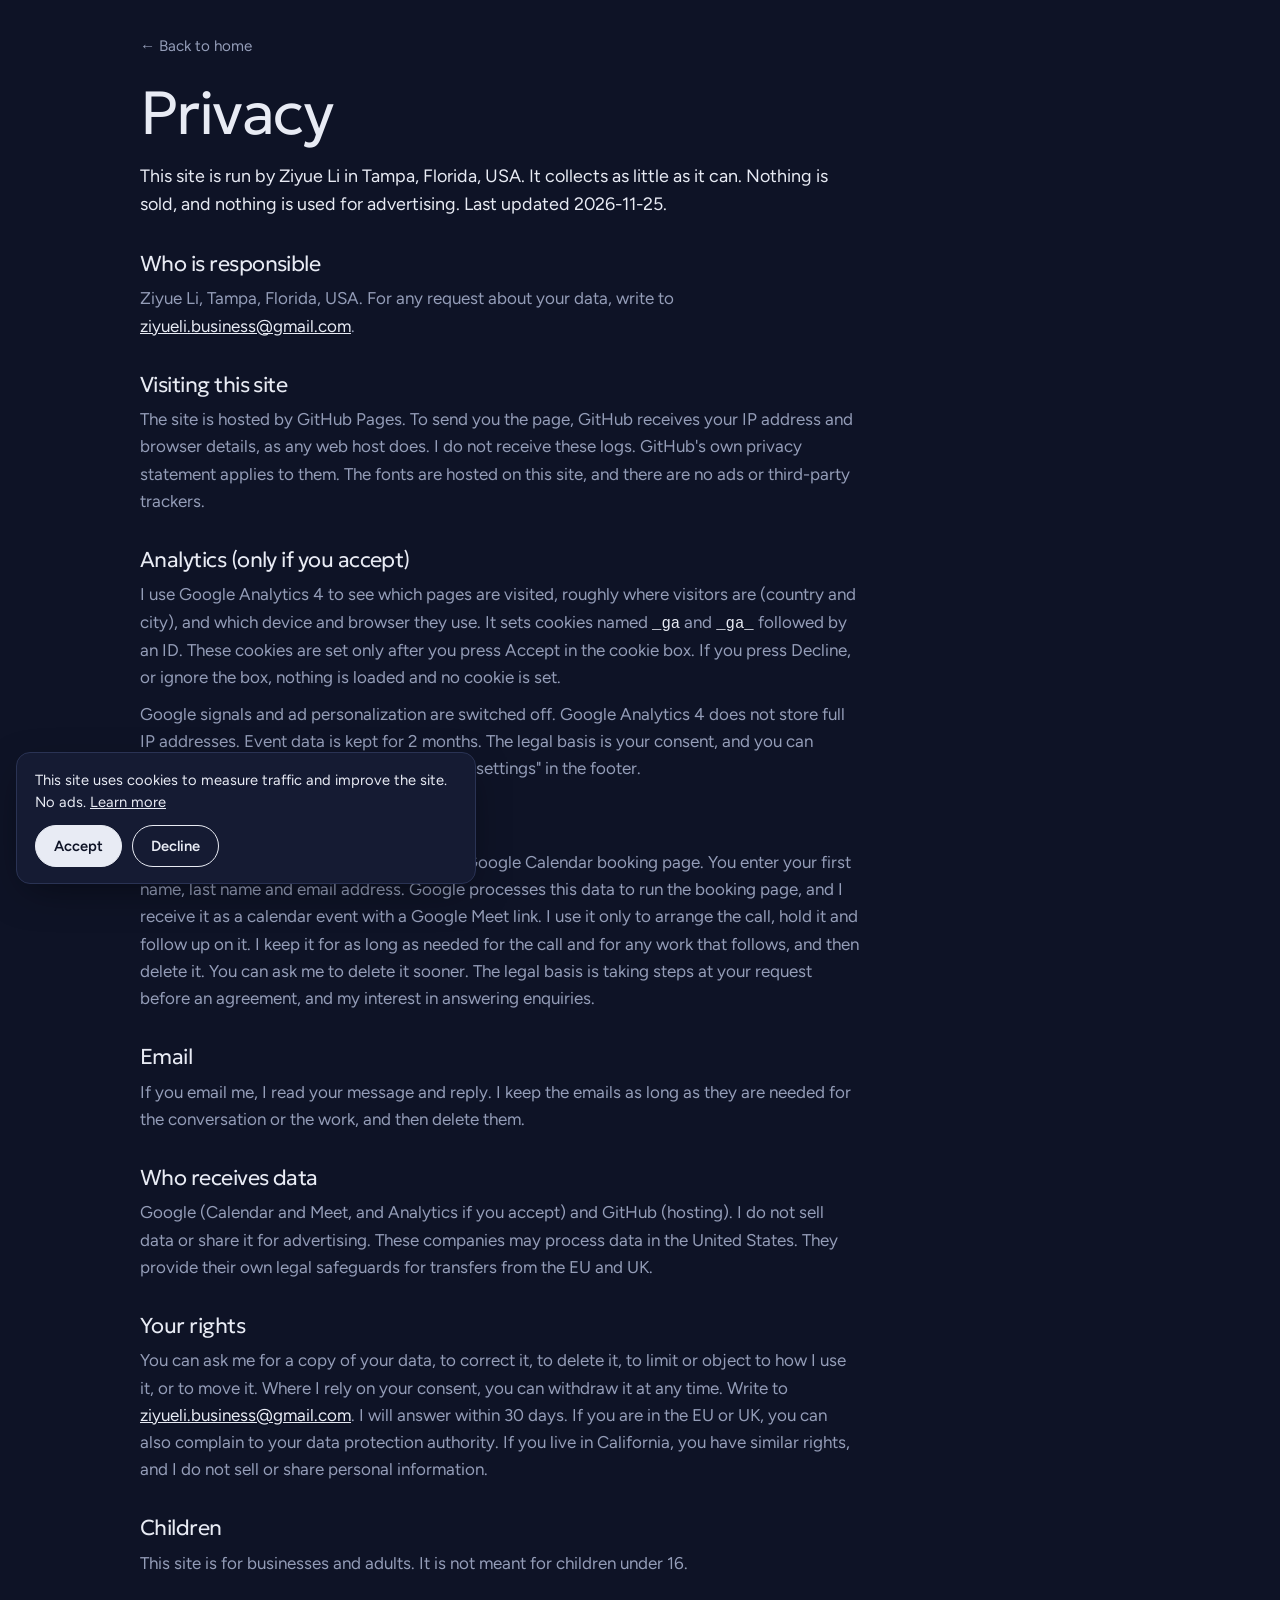
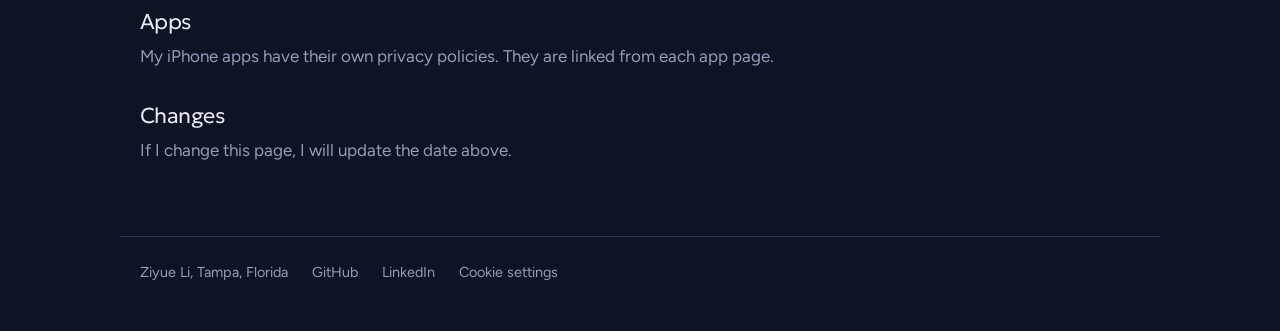
<file: privacy/index.html>
<!doctype html>
<html lang="en">
<head>
<meta charset="utf-8">
<meta name="viewport" content="width=device-width, initial-scale=1, viewport-fit=cover">
<title>Privacy | Ziyue Li</title>
<meta name="description" content="What data this site collects, why, who handles it, and how to ask me to change or delete it.">
<link rel="canonical" href="https://feynlee.github.io/ziyueli-site/privacy/">
<link rel="icon" href="../favicon.svg" type="image/svg+xml">
<link rel="stylesheet" href="../assets/fonts.css">
<link rel="stylesheet" href="../assets/app.css">
<script>try{var s=localStorage.getItem('zl-style');if(s==='daylight'||s==='midnight')document.documentElement.dataset.style=s}catch(e){}</script>
<script defer src="../assets/consent.js"></script>
</head>
<body>
<main class="av prose">
<a class="back" href="../">&larr; Back to home</a>
<h1>Privacy</h1>
<p class="lead">This site is run by Ziyue Li in Tampa, Florida, USA. It collects as little as it can. Nothing is sold, and nothing is used for advertising. Last updated 2026-11-25.</p>

<h2>Who is responsible</h2>
<p>Ziyue Li, Tampa, Florida, USA. For any request about your data, write to <a href="mailto:ziyueli.business@gmail.com">ziyueli.business@gmail.com</a>.</p>

<h2>Visiting this site</h2>
<p>The site is hosted by GitHub Pages. To send you the page, GitHub receives your IP address and browser details, as any web host does. I do not receive these logs. GitHub's own privacy statement applies to them. The fonts are hosted on this site, and there are no ads or third-party trackers.</p>

<h2>Analytics (only if you accept)</h2>
<p>I use Google Analytics 4 to see which pages are visited, roughly where visitors are (country and city), and which device and browser they use. It sets cookies named <code>_ga</code> and <code>_ga_</code> followed by an ID. These cookies are set only after you press Accept in the cookie box. If you press Decline, or ignore the box, nothing is loaded and no cookie is set.</p>
<p>Google signals and ad personalization are switched off. Google Analytics 4 does not store full IP addresses. Event data is kept for 2 months. The legal basis is your consent, and you can change your choice at any time with "Cookie settings" in the footer.</p>

<h2>Booking a call</h2>
<p>The "Book a 30-minute call" button opens a Google Calendar booking page. You enter your first name, last name and email address. Google processes this data to run the booking page, and I receive it as a calendar event with a Google Meet link. I use it only to arrange the call, hold it and follow up on it. I keep it for as long as needed for the call and for any work that follows, and then delete it. You can ask me to delete it sooner. The legal basis is taking steps at your request before an agreement, and my interest in answering enquiries.</p>

<h2>Email</h2>
<p>If you email me, I read your message and reply. I keep the emails as long as they are needed for the conversation or the work, and then delete them.</p>

<h2>Who receives data</h2>
<p>Google (Calendar and Meet, and Analytics if you accept) and GitHub (hosting). I do not sell data or share it for advertising. These companies may process data in the United States. They provide their own legal safeguards for transfers from the EU and UK.</p>

<h2>Your rights</h2>
<p>You can ask me for a copy of your data, to correct it, to delete it, to limit or object to how I use it, or to move it. Where I rely on your consent, you can withdraw it at any time. Write to <a href="mailto:ziyueli.business@gmail.com">ziyueli.business@gmail.com</a>. I will answer within 30 days. If you are in the EU or UK, you can also complain to your data protection authority. If you live in California, you have similar rights, and I do not sell or share personal information.</p>

<h2>Children</h2>
<p>This site is for businesses and adults. It is not meant for children under 16.</p>

<h2>Apps</h2>
<p>My iPhone apps have their own privacy policies. They are linked from each app page.</p>

<h2>Changes</h2>
<p>If I change this page, I will update the date above.</p>
</main>
<footer class="site-foot"><a href="../">Ziyue Li, Tampa, Florida</a><a href="https://github.com/feynlee">GitHub</a><a href="https://linkedin.com/in/ziyueli" rel="me">LinkedIn</a><a href="#" data-cookie-settings>Cookie settings</a></footer>
</body>
</html>
</file>
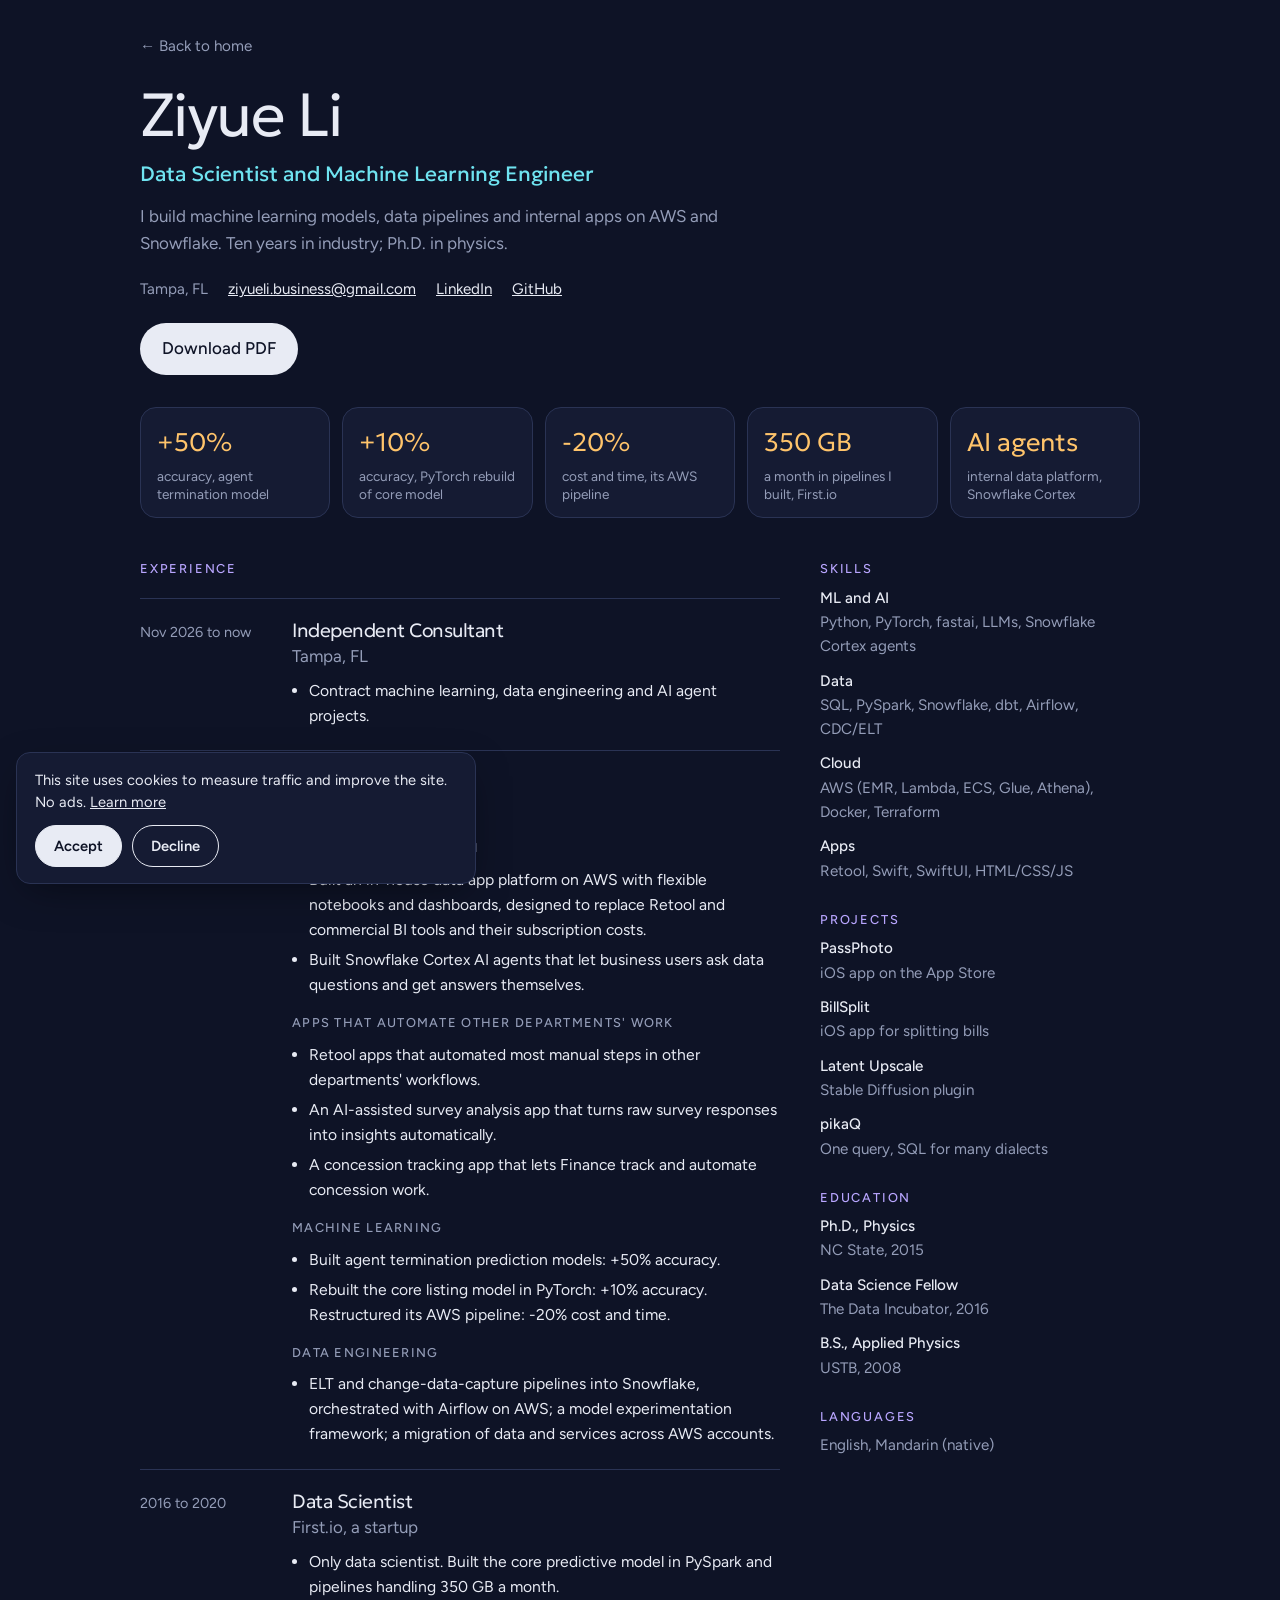
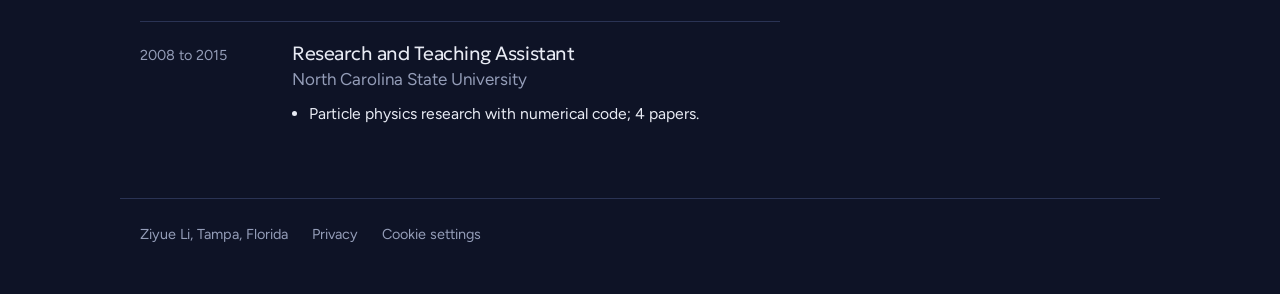
<file: resume/index.html>
<!doctype html>
<html lang="en">
<head>
<meta charset="utf-8">
<meta name="viewport" content="width=device-width, initial-scale=1, viewport-fit=cover">
<title>Resume | Ziyue Li</title>
<meta name="description" content="Ziyue Li: data scientist and machine learning engineer. Ten years in industry, Ph.D. in physics. Models, data pipelines and AI agents on AWS and Snowflake.">
<link rel="canonical" href="https://feynlee.github.io/ziyueli-site/resume/">
<script type="application/ld+json">{"@context":"https://schema.org","@type":"ProfilePage","url":"https://feynlee.github.io/ziyueli-site/resume/","mainEntity":{"@type":"Person","@id":"https://feynlee.github.io/ziyueli-site/#person","name":"Ziyue Li","jobTitle":"AI and data consultant, machine learning engineer and app developer","description":"Independent AI and data consultant in Tampa, Florida. Ten years of applied machine learning and data engineering, Ph.D. in physics. Builds machine learning models, data pipelines, AI agents, internal tools and iPhone apps.","alumniOf":[{"@type":"CollegeOrUniversity","name":"North Carolina State University"},{"@type":"CollegeOrUniversity","name":"University of Science and Technology Beijing"}],"knowsLanguage":["English","Mandarin Chinese"],"url":"https://feynlee.github.io/ziyueli-site/","address":{"@type":"PostalAddress","addressLocality":"Tampa","addressRegion":"FL","addressCountry":"US"},"knowsAbout":["Machine learning","Data engineering","Data pipelines","AI agents","Large language models","PyTorch","Snowflake","AWS","Airflow","dbt","Terraform","PySpark","Retool","Swift and SwiftUI","iOS app development"],"sameAs":["https://github.com/feynlee","https://linkedin.com/in/ziyueli"],"email":"ziyueli.business@gmail.com"}}</script>
<link rel="icon" href="../favicon.svg" type="image/svg+xml">
<link rel="stylesheet" href="../assets/fonts.css">
<link rel="stylesheet" href="../assets/app.css">
<script>try{var s=localStorage.getItem('zl-style');if(s==='daylight'||s==='midnight')document.documentElement.dataset.style=s}catch(e){}</script>
<script defer src="../assets/consent.js"></script>
</head>
<body>
<main class="av rs">
<a class="back" href="../">&larr; Back to home</a>
<header class="rs-head">
<h1>Ziyue Li</h1>
<p class="rs-title">Data Scientist and Machine Learning Engineer</p>
<p class="rs-sub">I build machine learning models, data pipelines and internal apps on AWS and Snowflake. Ten years in industry; Ph.D. in physics.</p>
<p class="av-links"><span>Tampa, FL</span><a href="mailto:ziyueli.business@gmail.com">ziyueli.business@gmail.com</a><a href="https://linkedin.com/in/ziyueli" rel="me">LinkedIn</a><a href="https://github.com/feynlee">GitHub</a></p>
<p><a class="av-btn" href="../Ziyue-Li-resume.pdf">Download PDF</a></p>
</header>
<section class="rs-stats" aria-label="Highlights"><div><b>+50%</b><span>accuracy, agent termination model</span></div><div><b>+10%</b><span>accuracy, PyTorch rebuild of core model</span></div><div><b>-20%</b><span>cost and time, its AWS pipeline</span></div><div><b>350 GB</b><span>a month in pipelines I built, First.io</span></div><div><b>AI agents</b><span>internal data platform, Snowflake Cortex</span></div></section>
<div class="rs-cols">
<section><h2>Experience</h2>
<article class="rs-job"><div class="rs-when">Nov 2026 to now</div><div><h3>Independent Consultant</h3><p class="rs-org">Tampa, FL</p><ul><li>Contract machine learning, data engineering and AI agent projects.</li></ul></div></article>
<article class="rs-job"><div class="rs-when">2020 to 2026</div><div><h3>Data Scientist</h3><p class="rs-org">RE/MAX</p><h4>Self-serve data and AI</h4><ul><li>Built an in-house data app platform on AWS with flexible notebooks and dashboards, designed to replace Retool and commercial BI tools and their subscription costs.</li><li>Built Snowflake Cortex AI agents that let business users ask data questions and get answers themselves.</li></ul><h4>Apps that automate other departments' work</h4><ul><li>Retool apps that automated most manual steps in other departments' workflows.</li><li>An AI-assisted survey analysis app that turns raw survey responses into insights automatically.</li><li>A concession tracking app that lets Finance track and automate concession work.</li></ul><h4>Machine learning</h4><ul><li>Built agent termination prediction models: +50% accuracy.</li><li>Rebuilt the core listing model in PyTorch: +10% accuracy. Restructured its AWS pipeline: -20% cost and time.</li></ul><h4>Data engineering</h4><ul><li>ELT and change-data-capture pipelines into Snowflake, orchestrated with Airflow on AWS; a model experimentation framework; a migration of data and services across AWS accounts.</li></ul></div></article>
<article class="rs-job"><div class="rs-when">2016 to 2020</div><div><h3>Data Scientist</h3><p class="rs-org">First.io, a startup</p><ul><li>Only data scientist. Built the core predictive model in PySpark and pipelines handling 350 GB a month.</li></ul></div></article>
<article class="rs-job"><div class="rs-when">2008 to 2015</div><div><h3>Research and Teaching Assistant</h3><p class="rs-org">North Carolina State University</p><ul><li>Particle physics research with numerical code; 4 papers.</li></ul></div></article>
</section>
<aside>
<h2>Skills</h2><p class="rs-k"><b>ML and AI</b>Python, PyTorch, fastai, LLMs, Snowflake Cortex agents</p><p class="rs-k"><b>Data</b>SQL, PySpark, Snowflake, dbt, Airflow, CDC/ELT</p><p class="rs-k"><b>Cloud</b>AWS (EMR, Lambda, ECS, Glue, Athena), Docker, Terraform</p><p class="rs-k"><b>Apps</b>Retool, Swift, SwiftUI, HTML/CSS/JS</p>
<h2>Projects</h2><p class="rs-k"><b>PassPhoto</b>iOS app on the App Store</p><p class="rs-k"><b>BillSplit</b>iOS app for splitting bills</p><p class="rs-k"><b>Latent Upscale</b>Stable Diffusion plugin</p><p class="rs-k"><b>pikaQ</b>One query, SQL for many dialects</p>
<h2>Education</h2><p class="rs-k"><b>Ph.D., Physics</b>NC State, 2015</p><p class="rs-k"><b>Data Science Fellow</b>The Data Incubator, 2016</p><p class="rs-k"><b>B.S., Applied Physics</b>USTB, 2008</p>
<h2>Languages</h2><p class="rs-k">English, Mandarin (native)</p>
</aside>
</div>
</main>
<footer class="site-foot"><a href="../">Ziyue Li, Tampa, Florida</a><a href="../privacy/">Privacy</a><a href="#" data-cookie-settings>Cookie settings</a></footer>
</body>
</html>
</file>
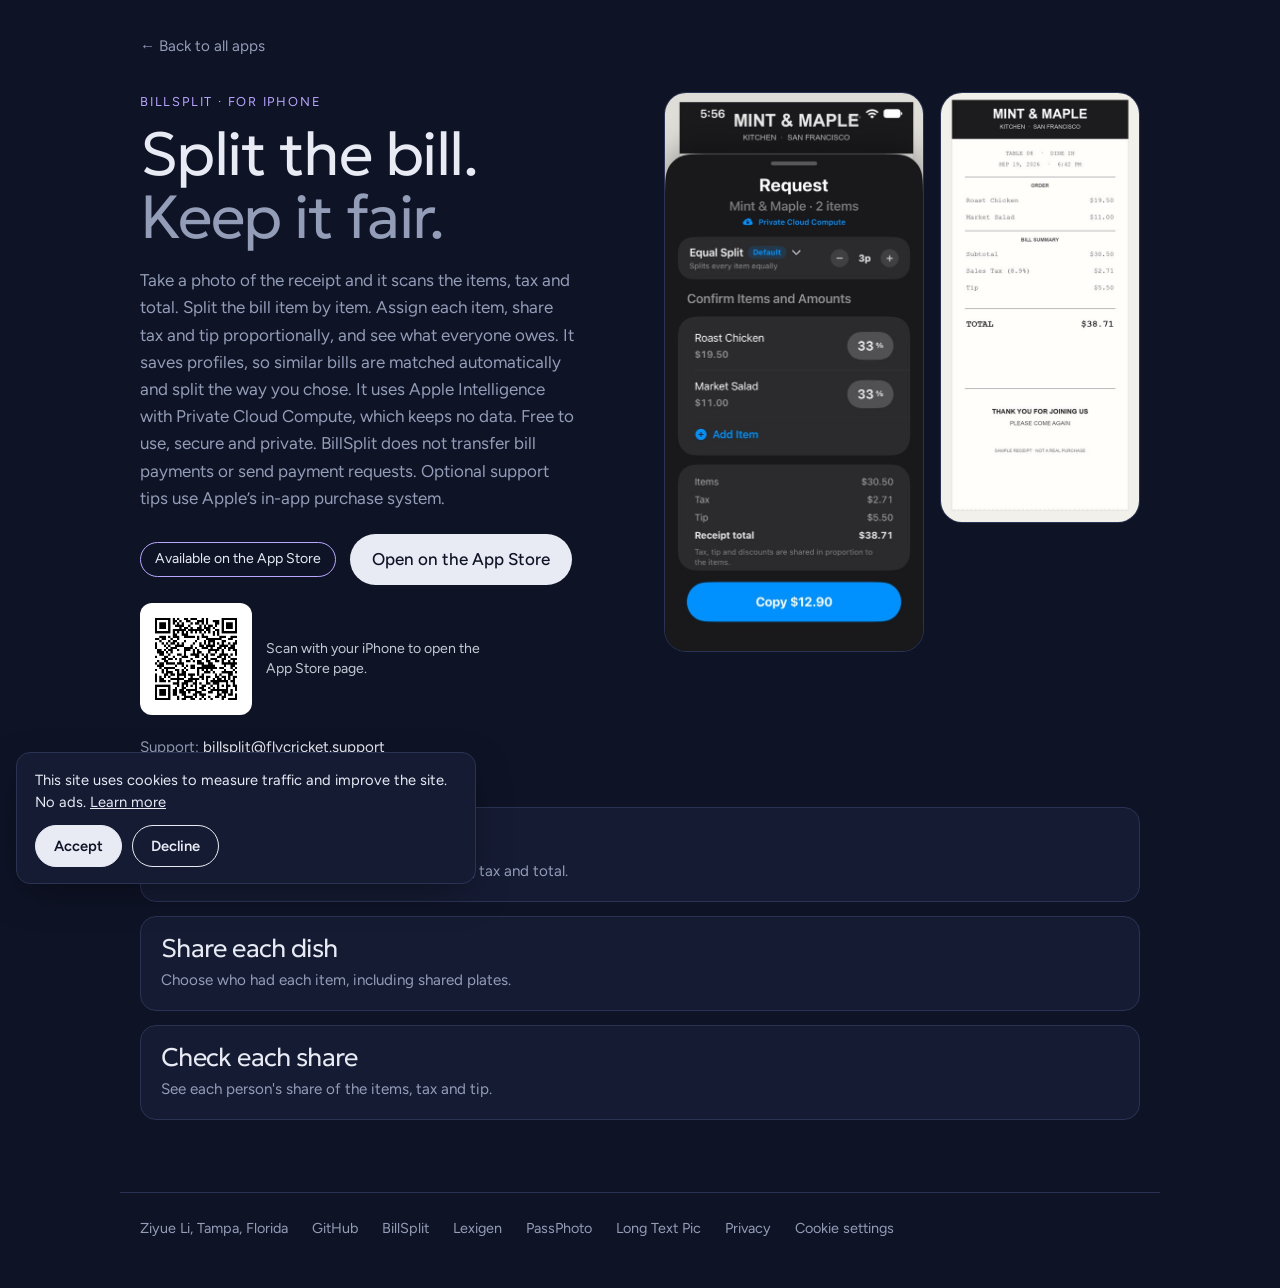
<file: apps/billsplit/index.html>
<!doctype html>
<html lang="en">
<head>
<meta charset="utf-8">
<meta name="viewport" content="width=device-width, initial-scale=1, viewport-fit=cover">
<title>BillSplit for iPhone | Ziyue Li</title>
<meta name="description" content="Take a photo of the receipt and it scans the items, tax and total. Split the bill item by item. Saved profiles match similar bills and split them your way. Ru">
<link rel="canonical" href="https://feynlee.github.io/ziyueli-site/apps/billsplit/">
<meta property="og:type" content="website">
<meta property="og:title" content="BillSplit for iPhone | Ziyue Li">
<meta property="og:description" content="Take a photo of the receipt and it scans the items, tax and total. Split the bill item by item. Saved profiles match similar bills and split them your way. Ru">
<meta property="og:url" content="https://feynlee.github.io/ziyueli-site/apps/billsplit/">
<meta property="og:image" content="https://feynlee.github.io/ziyueli-site/og-image.png">
<meta name="twitter:card" content="summary_large_image">
<link rel="icon" href="../../favicon.svg" type="image/svg+xml">
<link rel="stylesheet" href="../../assets/fonts.css">
<link rel="stylesheet" href="../../assets/app.css">
<script>try{var s=localStorage.getItem('zl-style');if(s==='daylight'||s==='midnight')document.documentElement.dataset.style=s}catch(e){}</script>
<script type="application/ld+json">{"@context":"https://schema.org","@type":"SoftwareApplication","name":"BillSplit","operatingSystem":"iOS","applicationCategory":"UtilitiesApplication","description":"Take a photo of the receipt and it scans the items, tax and total. Split the bill item by item. Assign each item, share tax and tip proportionally, and see what everyone owes. It saves profiles, so similar bills are matched automatically and split the way you chose. It uses Apple Intelligence with Private Cloud Compute, which keeps no data. Free to use, secure and private. BillSplit does not transfer bill payments or send payment requests. Optional support tips use Apple’s in-app purchase system.","url":"https://feynlee.github.io/ziyueli-site/apps/billsplit/","author":{"@id":"https://feynlee.github.io/ziyueli-site/#person"},"offers":{"@type":"Offer","price":"0","priceCurrency":"USD"},"downloadUrl":"https://apps.apple.com/app/id6813985167"}</script>
<script defer src="../../assets/consent.js"></script>
</head>
<body>
<main class="av">
<a class="back" href="../../#apps">&larr; Back to all apps</a>
<div class="av-hero"><div>
<p class="av-eyebrow">BillSplit · for iPhone</p>
<h1>Split the bill.<br><span>Keep it fair.</span></h1>
<p class="av-desc">Take a photo of the receipt and it scans the items, tax and total. Split the bill item by item. Assign each item, share tax and tip proportionally, and see what everyone owes. It saves profiles, so similar bills are matched automatically and split the way you chose. It uses Apple Intelligence with Private Cloud Compute, which keeps no data. Free to use, secure and private. BillSplit does not transfer bill payments or send payment requests. Optional support tips use Apple’s in-app purchase system.</p>
<div class="av-cta"><p class="av-status">Available on the App Store</p><a class="av-btn" href="https://apps.apple.com/app/id6813985167" rel="noopener">Open on the App Store</a></div>
<a class="av-qr" href="https://apps.apple.com/app/id6813985167" rel="noopener" aria-label="Open BillSplit on the App Store"><img src="../../assets/qr/qr-code-billsplit.png" alt="QR code for BillSplit on the App Store" width="112" height="112" loading="lazy"><span>Scan with your iPhone to open the App Store page.</span></a>
<div class="av-links"><span>Support: <a href="mailto:billsplit@flycricket.support">billsplit@flycricket.support</a></span></div>
</div><div class="av-shots"><img class="phone" src="../../images/billsplit-shot.jpg" alt="BillSplit on iPhone showing a receipt, item assignments, shared tax and tip, and the final total" loading="lazy" decoding="async"><img class="second" src="../../images/billsplit-receipt.jpg" alt="Sample restaurant receipt with two dishes, tax, tip and a $38.71 total" loading="lazy" decoding="async"></div></div>
<div class="av-steps"><div><h2>Add the items</h2><p>Take a photo of the receipt. It scans the items, tax and total.</p></div><div><h2>Share each dish</h2><p>Choose who had each item, including shared plates.</p></div><div><h2>Check each share</h2><p>See each person's share of the items, tax and tip.</p></div></div>
</main>
<footer class="site-foot"><a href="../../">Ziyue Li, Tampa, Florida</a><a href="https://github.com/feynlee">GitHub</a><a href="../billsplit/">BillSplit</a><a href="../lexigen/">Lexigen</a><a href="../passphoto/">PassPhoto</a><a href="../longtextpic/">Long Text Pic</a><a href="../../privacy/">Privacy</a><a href="#" data-cookie-settings>Cookie settings</a></footer>
</body>
</html>
</file>
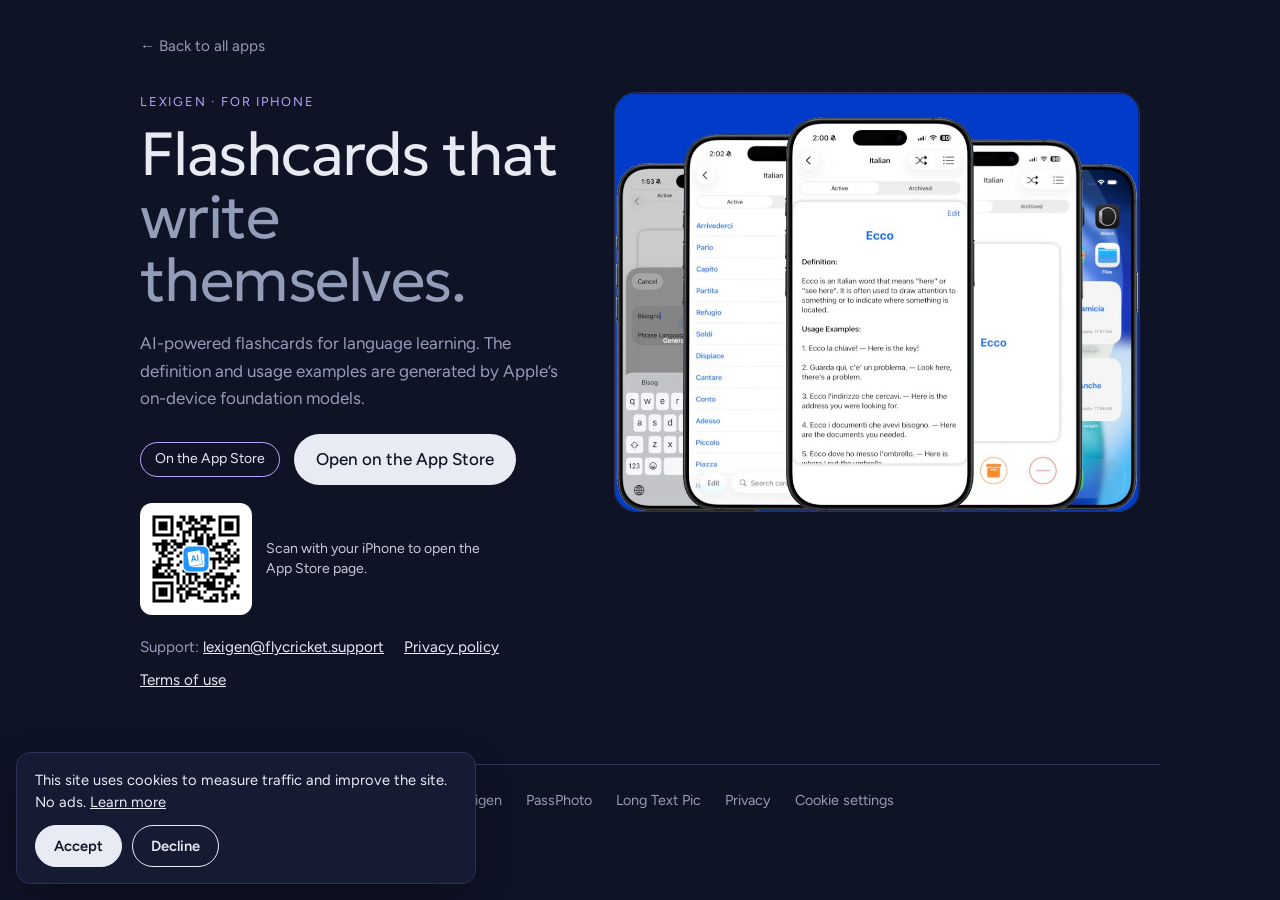
<file: apps/lexigen/index.html>
<!doctype html>
<html lang="en">
<head>
<meta charset="utf-8">
<meta name="viewport" content="width=device-width, initial-scale=1, viewport-fit=cover">
<title>Lexigen for iPhone | Ziyue Li</title>
<meta name="description" content="AI flashcards for language learning. Definitions and usage examples are written by Apple's on-device models.">
<link rel="canonical" href="https://feynlee.github.io/ziyueli-site/apps/lexigen/">
<meta property="og:type" content="website">
<meta property="og:title" content="Lexigen for iPhone | Ziyue Li">
<meta property="og:description" content="AI flashcards for language learning. Definitions and usage examples are written by Apple's on-device models.">
<meta property="og:url" content="https://feynlee.github.io/ziyueli-site/apps/lexigen/">
<meta property="og:image" content="https://feynlee.github.io/ziyueli-site/og-image.png">
<meta name="twitter:card" content="summary_large_image">
<link rel="icon" href="../../favicon.svg" type="image/svg+xml">
<link rel="stylesheet" href="../../assets/fonts.css">
<link rel="stylesheet" href="../../assets/app.css">
<script>try{var s=localStorage.getItem('zl-style');if(s==='daylight'||s==='midnight')document.documentElement.dataset.style=s}catch(e){}</script>
<script type="application/ld+json">{"@context":"https://schema.org","@type":"SoftwareApplication","name":"Lexigen","operatingSystem":"iOS","applicationCategory":"UtilitiesApplication","description":"AI-powered flashcards for language learning. The definition and usage examples are generated by Apple’s on-device foundation models.","url":"https://feynlee.github.io/ziyueli-site/apps/lexigen/","author":{"@id":"https://feynlee.github.io/ziyueli-site/#person"},"offers":{"@type":"Offer","price":"0","priceCurrency":"USD"},"downloadUrl":"https://apple.co/4pLwNbD"}</script>
<script defer src="../../assets/consent.js"></script>
</head>
<body>
<main class="av">
<a class="back" href="../../#apps">&larr; Back to all apps</a>
<div class="av-hero"><div>
<p class="av-eyebrow">Lexigen · for iPhone</p>
<h1>Flashcards that<br><span>write themselves.</span></h1>
<p class="av-desc">AI-powered flashcards for language learning. The definition and usage examples are generated by Apple’s on-device foundation models.</p>
<div class="av-cta"><p class="av-status">On the App Store</p><a class="av-btn" href="https://apple.co/4pLwNbD" rel="noopener">Open on the App Store</a></div>
<a class="av-qr" href="https://apple.co/4pLwNbD" rel="noopener" aria-label="Open Lexigen on the App Store"><img src="../../assets/qr/qr-code-lexigen.png" alt="QR code for Lexigen on the App Store" width="112" height="112" loading="lazy"><span>Scan with your iPhone to open the App Store page.</span></a>
<div class="av-links"><span>Support: <a href="mailto:lexigen@flycricket.support">lexigen@flycricket.support</a></span><a href="https://doc-hosting.flycricket.io/lexigen-privacy-policy/5b4d1d56-aab4-442c-8bad-c365dab98488/privacy" rel="noopener">Privacy policy</a><a href="https://doc-hosting.flycricket.io/lexigen-terms-conditions/403a661f-81db-463c-b2a4-23e0fe98e80e/privacy" rel="noopener">Terms of use</a></div>
</div><div class="av-shots"><img class="wide" src="../../images/lexigen-banner.jpg" alt="Lexigen app banner" loading="lazy" decoding="async"></div></div>

</main>
<footer class="site-foot"><a href="../../">Ziyue Li, Tampa, Florida</a><a href="https://github.com/feynlee">GitHub</a><a href="../billsplit/">BillSplit</a><a href="../lexigen/">Lexigen</a><a href="../passphoto/">PassPhoto</a><a href="../longtextpic/">Long Text Pic</a><a href="../../privacy/">Privacy</a><a href="#" data-cookie-settings>Cookie settings</a></footer>
</body>
</html>
</file>
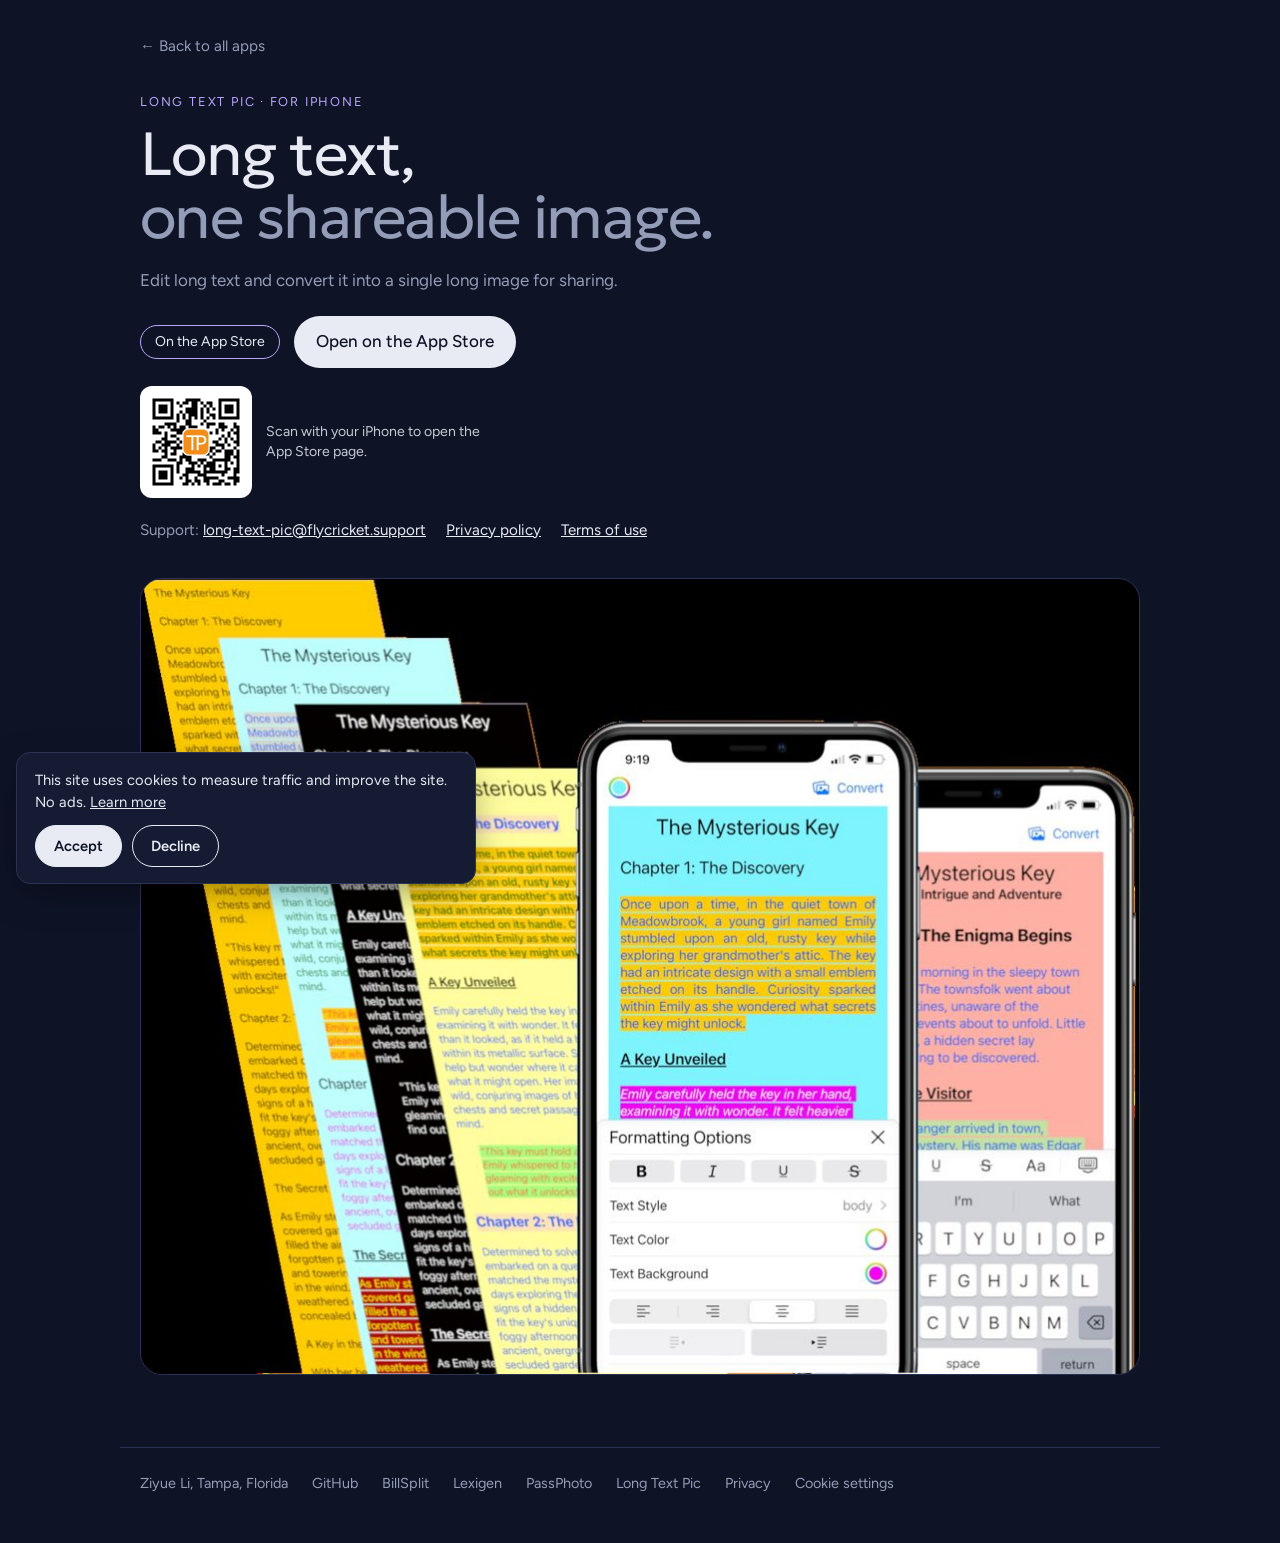
<file: apps/longtextpic/index.html>
<!doctype html>
<html lang="en">
<head>
<meta charset="utf-8">
<meta name="viewport" content="width=device-width, initial-scale=1, viewport-fit=cover">
<title>Long Text Pic for iPhone | Ziyue Li</title>
<meta name="description" content="Edit long text and turn it into one long image for sharing.">
<link rel="canonical" href="https://feynlee.github.io/ziyueli-site/apps/longtextpic/">
<meta property="og:type" content="website">
<meta property="og:title" content="Long Text Pic for iPhone | Ziyue Li">
<meta property="og:description" content="Edit long text and turn it into one long image for sharing.">
<meta property="og:url" content="https://feynlee.github.io/ziyueli-site/apps/longtextpic/">
<meta property="og:image" content="https://feynlee.github.io/ziyueli-site/og-image.png">
<meta name="twitter:card" content="summary_large_image">
<link rel="icon" href="../../favicon.svg" type="image/svg+xml">
<link rel="stylesheet" href="../../assets/fonts.css">
<link rel="stylesheet" href="../../assets/app.css">
<script>try{var s=localStorage.getItem('zl-style');if(s==='daylight'||s==='midnight')document.documentElement.dataset.style=s}catch(e){}</script>
<script type="application/ld+json">{"@context":"https://schema.org","@type":"SoftwareApplication","name":"Long Text Pic","operatingSystem":"iOS","applicationCategory":"UtilitiesApplication","description":"Edit long text and convert it into a single long image for sharing.","url":"https://feynlee.github.io/ziyueli-site/apps/longtextpic/","author":{"@id":"https://feynlee.github.io/ziyueli-site/#person"},"offers":{"@type":"Offer","price":"0","priceCurrency":"USD"},"downloadUrl":"https://apple.co/4h7KJct"}</script>
<script defer src="../../assets/consent.js"></script>
</head>
<body>
<main class="av">
<a class="back" href="../../#apps">&larr; Back to all apps</a>
<div class="av-hero stacked"><div>
<p class="av-eyebrow">Long Text Pic · for iPhone</p>
<h1>Long text,<br><span>one shareable image.</span></h1>
<p class="av-desc">Edit long text and convert it into a single long image for sharing.</p>
<div class="av-cta"><p class="av-status">On the App Store</p><a class="av-btn" href="https://apple.co/4h7KJct" rel="noopener">Open on the App Store</a></div>
<a class="av-qr" href="https://apple.co/4h7KJct" rel="noopener" aria-label="Open Long Text Pic on the App Store"><img src="../../assets/qr/qr-code-long_text_pic.png" alt="QR code for Long Text Pic on the App Store" width="112" height="112" loading="lazy"><span>Scan with your iPhone to open the App Store page.</span></a>
<div class="av-links"><span>Support: <a href="mailto:long-text-pic@flycricket.support">long-text-pic@flycricket.support</a></span><a href="https://doc-hosting.flycricket.io/long-text-pic-privacy-policy/9fb63f5d-7387-4a59-a7b5-e9f31aff2121/privacy" rel="noopener">Privacy policy</a><a href="https://doc-hosting.flycricket.io/long-text-pic-terms-of-use/9b7dadc5-5887-4353-aeeb-d8ff20c12f1a/terms" rel="noopener">Terms of use</a></div>
</div><div class="av-shots"><img class="wide" src="../../images/longtextpic-banner.jpg" alt="Long Text Pic app banner" loading="lazy" decoding="async"></div></div>

</main>
<footer class="site-foot"><a href="../../">Ziyue Li, Tampa, Florida</a><a href="https://github.com/feynlee">GitHub</a><a href="../billsplit/">BillSplit</a><a href="../lexigen/">Lexigen</a><a href="../passphoto/">PassPhoto</a><a href="../longtextpic/">Long Text Pic</a><a href="../../privacy/">Privacy</a><a href="#" data-cookie-settings>Cookie settings</a></footer>
</body>
</html>
</file>
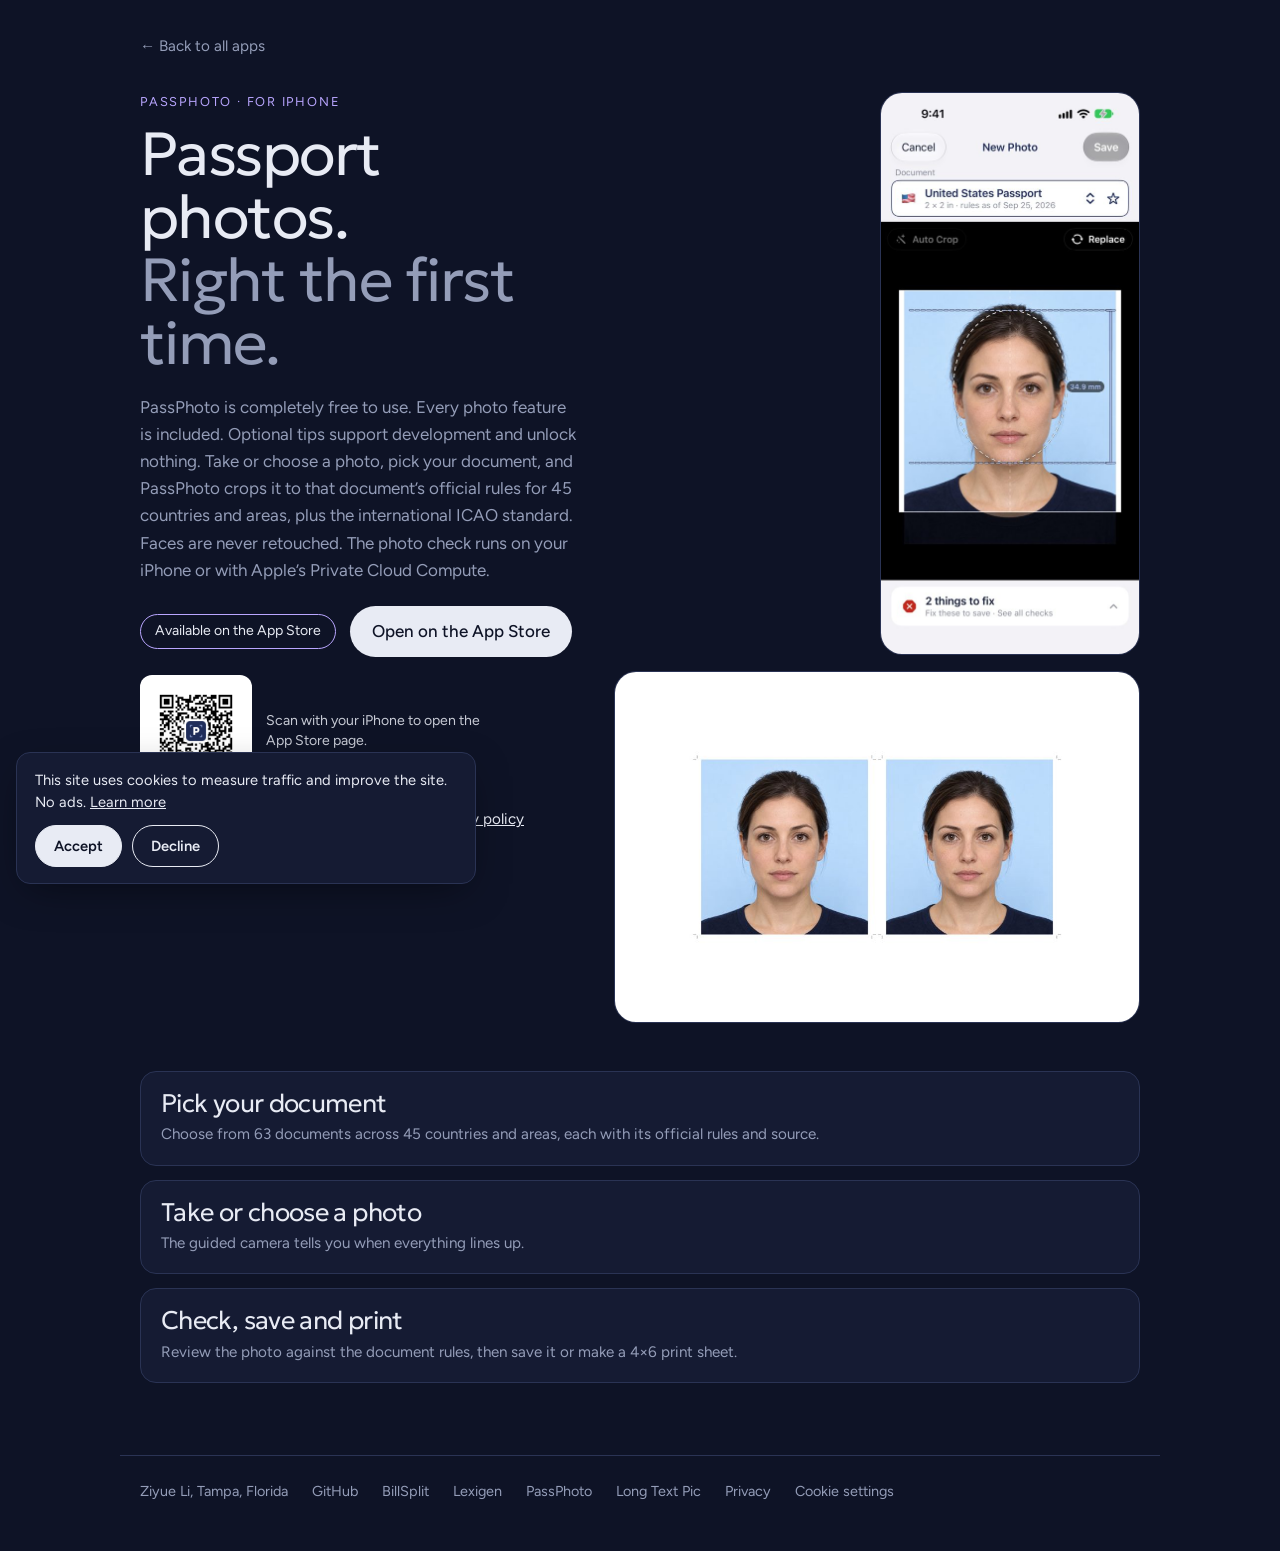
<file: apps/passphoto/index.html>
<!doctype html>
<html lang="en">
<head>
<meta charset="utf-8">
<meta name="viewport" content="width=device-width, initial-scale=1, viewport-fit=cover">
<title>PassPhoto for iPhone | Ziyue Li</title>
<meta name="description" content="Passport photos made easy on your phone. It guides you, then crops and resizes the photo to the official rules of 45 countries and areas, and checks the resul">
<link rel="canonical" href="https://feynlee.github.io/ziyueli-site/apps/passphoto/">
<meta property="og:type" content="website">
<meta property="og:title" content="PassPhoto for iPhone | Ziyue Li">
<meta property="og:description" content="Passport photos made easy on your phone. It guides you, then crops and resizes the photo to the official rules of 45 countries and areas, and checks the resul">
<meta property="og:url" content="https://feynlee.github.io/ziyueli-site/apps/passphoto/">
<meta property="og:image" content="https://feynlee.github.io/ziyueli-site/og-image.png">
<meta name="twitter:card" content="summary_large_image">
<link rel="icon" href="../../favicon.svg" type="image/svg+xml">
<link rel="stylesheet" href="../../assets/fonts.css">
<link rel="stylesheet" href="../../assets/app.css">
<script>try{var s=localStorage.getItem('zl-style');if(s==='daylight'||s==='midnight')document.documentElement.dataset.style=s}catch(e){}</script>
<script type="application/ld+json">{"@context":"https://schema.org","@type":"SoftwareApplication","name":"PassPhoto","operatingSystem":"iOS","applicationCategory":"UtilitiesApplication","description":"PassPhoto is completely free to use. Every photo feature is included. Optional tips support development and unlock nothing. Take or choose a photo, pick your document, and PassPhoto crops it to that document’s official rules for 45 countries and areas, plus the international ICAO standard. Faces are never retouched. The photo check runs on your iPhone or with Apple’s Private Cloud Compute.","url":"https://feynlee.github.io/ziyueli-site/apps/passphoto/","author":{"@id":"https://feynlee.github.io/ziyueli-site/#person"},"offers":{"@type":"Offer","price":"0","priceCurrency":"USD"},"downloadUrl":"https://apps.apple.com/app/id6816522205"}</script>
<script defer src="../../assets/consent.js"></script>
</head>
<body>
<main class="av">
<a class="back" href="../../#apps">&larr; Back to all apps</a>
<div class="av-hero"><div>
<p class="av-eyebrow">PassPhoto · for iPhone</p>
<h1>Passport photos.<br><span>Right the first time.</span></h1>
<p class="av-desc">PassPhoto is completely free to use. Every photo feature is included. Optional tips support development and unlock nothing. Take or choose a photo, pick your document, and PassPhoto crops it to that document’s official rules for 45 countries and areas, plus the international ICAO standard. Faces are never retouched. The photo check runs on your iPhone or with Apple’s Private Cloud Compute.</p>
<div class="av-cta"><p class="av-status">Available on the App Store</p><a class="av-btn" href="https://apps.apple.com/app/id6816522205" rel="noopener">Open on the App Store</a></div>
<a class="av-qr" href="https://apps.apple.com/app/id6816522205" rel="noopener" aria-label="Open PassPhoto on the App Store"><img src="../../assets/qr/qr-code-passphoto.png" alt="QR code for PassPhoto on the App Store" width="112" height="112" loading="lazy"><span>Scan with your iPhone to open the App Store page.</span></a>
<div class="av-links"><span>Support: <a href="mailto:passphoto@flycricket.support">passphoto@flycricket.support</a></span><a href="https://feynlee.github.io/curiosity-notes/Apps/PassPhoto-privacy.html" rel="noopener">Privacy policy</a></div>
</div><div class="av-shots"><img class="phone" src="../../images/passphoto-shot.jpg" alt="PassPhoto on iPhone with a passport portrait fitted to the head and eye guides" loading="lazy" decoding="async"><img class="wide" src="../../images/passphoto-sheet.jpg" alt="A 4 by 6 inch print sheet with two copies of the photo and cut marks" loading="lazy" decoding="async"></div></div>
<div class="av-steps"><div><h2>Pick your document</h2><p>Choose from 63 documents across 45 countries and areas, each with its official rules and source.</p></div><div><h2>Take or choose a photo</h2><p>The guided camera tells you when everything lines up.</p></div><div><h2>Check, save and print</h2><p>Review the photo against the document rules, then save it or make a 4×6 print sheet.</p></div></div>
</main>
<footer class="site-foot"><a href="../../">Ziyue Li, Tampa, Florida</a><a href="https://github.com/feynlee">GitHub</a><a href="../billsplit/">BillSplit</a><a href="../lexigen/">Lexigen</a><a href="../passphoto/">PassPhoto</a><a href="../longtextpic/">Long Text Pic</a><a href="../../privacy/">Privacy</a><a href="#" data-cookie-settings>Cookie settings</a></footer>
</body>
</html>
</file>
<file: assets/fonts.css>
/* Fonts are hosted on this site, so visitors' browsers do not contact Google to load them. Geologica and Figtree, SIL Open Font License 1.1 (see assets/fonts/LICENSE-*.txt). */
@font-face{font-family:"Geologica";font-style:normal;font-display:swap;font-weight:100 900;src:url(fonts/geologica-latin-wght-normal.woff2) format("woff2-variations");unicode-range:U+0000-00FF,U+0131,U+0152-0153,U+02BB-02BC,U+02C6,U+02DA,U+02DC,U+0304,U+0308,U+0329,U+2000-206F,U+20AC,U+2122,U+2191,U+2193,U+2212,U+2215,U+FEFF,U+FFFD}
@font-face{font-family:"Figtree";font-style:normal;font-display:swap;font-weight:300 900;src:url(fonts/figtree-latin-wght-normal.woff2) format("woff2-variations");unicode-range:U+0000-00FF,U+0131,U+0152-0153,U+02BB-02BC,U+02C6,U+02DA,U+02DC,U+0304,U+0308,U+0329,U+2000-206F,U+20AC,U+2122,U+2191,U+2193,U+2212,U+2215,U+FEFF,U+FFFD}
</file>
<file: assets/app.css>
:root{
  --bg:#0E1326; --bg2:#151B33; --bg3:#1C2442; --line:#2A3354; --text:#E8EBF4; --muted:#949DB8;
  --c1:#FFC46B; --c2:#6FE3F0; --c3:#B9A6FF; --on-c1:#2A1B00;
  --display:"Geologica", "Helvetica Neue", Arial, sans-serif; --body:"Figtree", "Helvetica Neue", Arial, sans-serif;
  --hw:300; --hls:-.025em; --rad:16px; --scrim:rgba(14,19,38,.80);
  color-scheme:dark;
}
:root[data-style="daylight"]{--bg:#F5F7FB;--bg2:#FFFFFF;--bg3:#E9EDF5;--line:#D4DAE6;--text:#0E1326;--muted:#56607A;--c1:#C27400;--c2:#0B8597;--c3:#6347D6;--on-c1:#FFFFFF;--scrim:rgba(245,247,251,.86);color-scheme:light}
*,*::before,*::after{box-sizing:border-box}
body{margin:0;background:var(--bg);color:var(--text);font-family:var(--body);font-size:1.0625rem;line-height:1.6;overflow-x:hidden;transition:background .6s,color .6s}
a{color:inherit}
:focus-visible{outline:2px solid var(--text);outline-offset:3px;border-radius:4px}
h1,h2,h3{font-family:var(--display);font-weight:var(--hw);margin:0;line-height:1.04;letter-spacing:var(--hls);text-wrap:balance}
p{margin:0}
button{font:inherit;color:inherit}
.av{max-width:1040px;margin:0 auto;padding-block:28px 72px;padding-left:max(20px, env(safe-area-inset-left,0px));padding-right:max(20px, env(safe-area-inset-right,0px))}
.av .back{display:inline-block;color:var(--muted);text-decoration:none;font-size:.95rem;padding-block:6px}
.av .back:hover{color:var(--text)}
.av-hero{display:grid;gap:36px;margin-top:28px;grid-template-columns:minmax(0,1fr)}
.av-eyebrow{font-size:.8rem;letter-spacing:.14em;text-transform:uppercase;color:var(--c3)}
.av h1{font-size:clamp(2.3rem,6vw,3.8rem);margin-top:10px}
.av h1 span{color:var(--muted)}
.av-desc{color:var(--muted);margin-top:18px;max-width:34rem}
.av-status{display:inline-block;margin-top:20px;padding:5px 14px;border:1px solid var(--c3);border-radius:99px;font-size:.88rem;color:var(--text)}
.av-links{margin-top:20px;display:flex;flex-wrap:wrap;gap:8px 20px;font-size:.95rem;color:var(--muted)}
.av-links a{color:var(--text)}
.av-btn{display:inline-block;margin-top:22px;padding:12px 22px;background:var(--text);color:var(--bg);border-radius:99px;text-decoration:none;font-weight:500}
.av-shots{display:flex;gap:16px;align-items:flex-start;flex-wrap:wrap}
.av-shots img{display:block;max-width:100%;height:auto;border-radius:22px;border:1px solid var(--line);background:var(--bg2)}
.av-shots .phone{width:min(100%,260px)}
.av-shots .second{width:min(100%,200px)}
.av-shots .wide{width:100%}
.av-steps{display:grid;gap:14px;margin-top:48px;grid-template-columns:minmax(0,1fr)}
.av-steps div{background:var(--bg2);border:1px solid var(--line);border-radius:var(--rad);padding:18px 20px}
.av-steps b{font-family:var(--display);font-weight:var(--hw);font-size:1.15rem;display:block}
.av-steps p{color:var(--muted);margin-top:6px;font-size:.95rem}
body{min-height:100vh;overflow-x:hidden}
.site-foot{max-width:1040px;margin:0 auto;border-top:1px solid var(--line);padding:24px 20px 48px;color:var(--muted);font-size:.9rem;display:flex;flex-wrap:wrap;gap:8px 24px}
.site-foot a{text-decoration:none}.site-foot a:hover{color:var(--text)}

.av-qr{display:flex;align-items:center;gap:14px;margin-top:18px;max-width:340px;color:var(--text);text-decoration:none}
.av-qr img{width:112px;height:112px;padding:6px;background:#fff;border-radius:12px;flex:none}
.av-qr span{font-size:.88rem;line-height:1.4;opacity:.85}

.av-cta{display:flex;flex-wrap:wrap;align-items:center;gap:12px 14px;margin-top:22px}
.av-cta .av-status,.av-cta .av-btn{margin-top:0}
@media (min-width:860px){.av-hero:not(.stacked){grid-template-columns:minmax(0,5fr) minmax(0,6fr);align-items:start}.av-hero:not(.stacked) .av-shots{justify-content:flex-end}}

.prose > :not(.back){max-width:720px}
.prose h1{margin-top:18px}
.prose .lead{margin-top:16px;color:var(--text);font-size:1.12rem}
.prose h2{font-size:1.35rem;margin-top:34px}
.prose p{color:var(--muted);margin-top:10px}
.prose a{color:var(--text)}
.prose code{font-size:.92em;color:var(--text)}

.rs-head{margin-top:20px}
.rs-title{font-family:var(--display);font-size:1.3rem;color:var(--c2);margin-top:10px}
.rs-sub{color:var(--muted);margin-top:12px;max-width:40rem}
.rs-stats{display:grid;grid-template-columns:repeat(auto-fit,minmax(160px,1fr));gap:12px;margin-top:32px}
.rs-stats div{background:var(--bg2);border:1px solid var(--line);border-radius:var(--rad);padding:14px 16px}
.rs-stats b{display:block;font-family:var(--display);font-weight:var(--hw);font-size:1.6rem;color:var(--c1)}
.rs-stats span{display:block;color:var(--muted);font-size:.85rem;line-height:1.35;margin-top:4px}
.rs-cols{display:grid;gap:40px;margin-top:44px;grid-template-columns:minmax(0,1fr)}
@media (min-width:860px){.rs-cols{grid-template-columns:minmax(0,2fr) minmax(0,1fr)}}
.rs h2{font-size:.8rem;letter-spacing:.14em;text-transform:uppercase;color:var(--c3);font-family:var(--body);font-weight:500;margin-top:30px}
.rs h2:first-child{margin-top:0}
.rs-job{display:grid;gap:6px 22px;grid-template-columns:minmax(0,1fr);margin-top:22px;padding-top:22px;border-top:1px solid var(--line)}
@media (min-width:600px){.rs-job{grid-template-columns:130px minmax(0,1fr)}}
.rs-when{color:var(--muted);font-size:.9rem}
.rs-job h3{font-size:1.2rem}
.rs-org{color:var(--muted);margin-top:2px}
.rs-job h4{font-size:.8rem;letter-spacing:.1em;text-transform:uppercase;color:var(--muted);margin:16px 0 0;font-family:var(--body);font-weight:500}
.rs-job ul{margin:8px 0 0;padding-left:1.1em;color:var(--text);font-size:.98rem}
.rs-job li{margin-top:5px}
.rs-k{margin-top:10px;color:var(--muted);font-size:.95rem}
.rs-k b{display:block;color:var(--text);font-weight:500}
@media print{.rs-head .av-btn,.back{display:none}}
</file>
